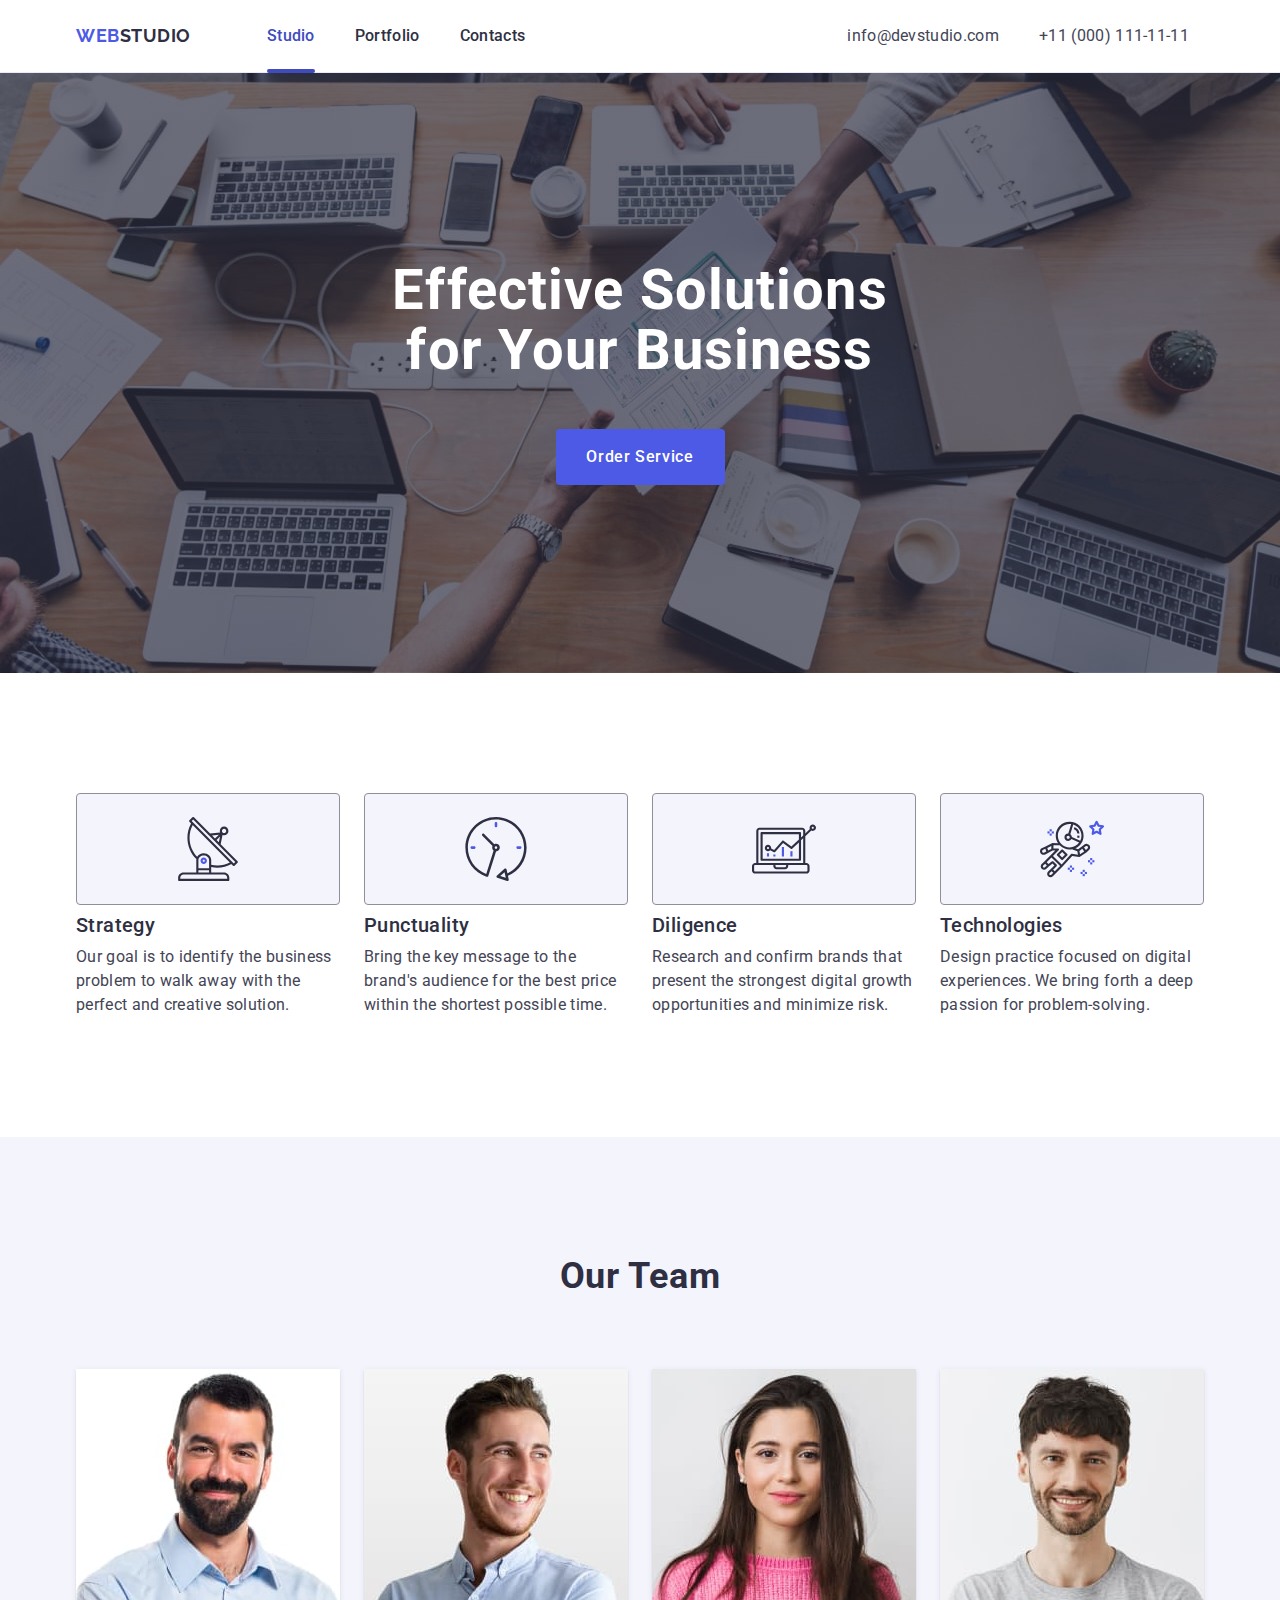
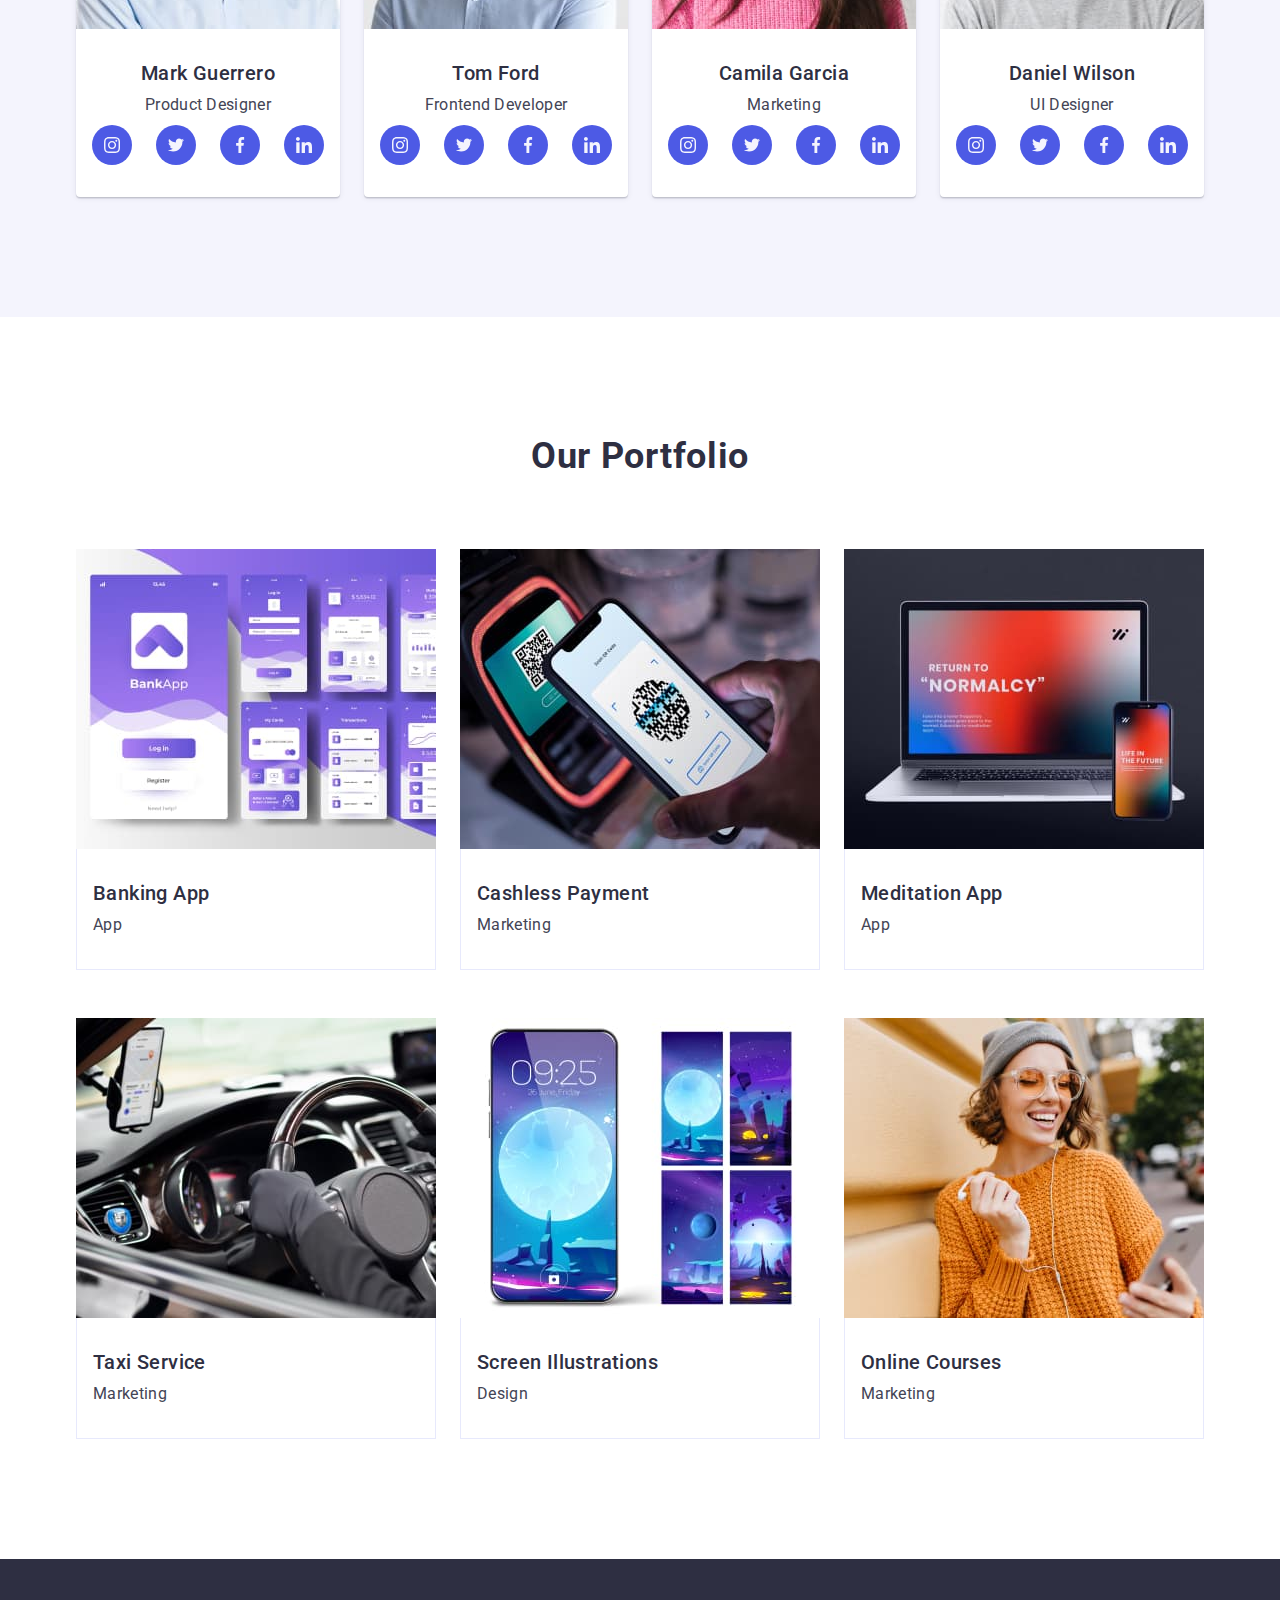
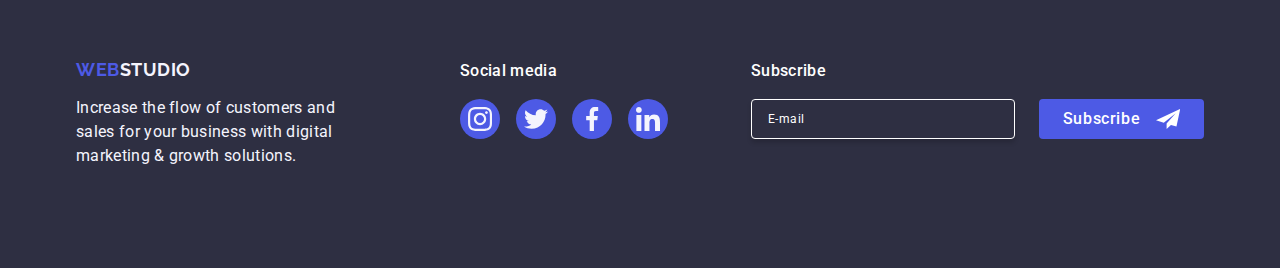
<file: index.html>
<!DOCTYPE html>
<html lang="en">
  <head>
    <meta charset="UTF-8" />
    <meta name="viewport" content="width=device-width, initial-scale=1.0" />
    <title>Document</title>
    <link rel="preconnect" href="https://fonts.googleapis.com" />
    <link rel="preconnect" href="https://fonts.gstatic.com" crossorigin />
    <link
      href="https://fonts.googleapis.com/css2?family=Raleway:wght@700&family=Roboto:wght@400;500;700&display=swap"
      rel="stylesheet"
    />
    <link
      rel="stylesheet"
      href="https://cdn.jsdelivr.net/npm/modern-normalize@2.0.0/modern-normalize.min.css"
    />
    <link rel="stylesheet" href="./css/styles.css" />
  </head>
  <body>
    <svg
      aria-hidden="true"
      style="position: absolute; width: 0; height: 0; overflow: hidden"
      version="1.1"
      xmlns="http://www.w3.org/2000/svg"
      xmlns:xlink="http://www.w3.org/1999/xlink"
    >
      <defs>
        <symbol id="icon-check-mark" viewBox="0 0 40 32">
          <path
            fill="#f4f4fd"
            style="fill: var(--color1, #f4f4fd)"
            d="M33.782 1.020c0.691-0.662 1.611-1.027 2.565-1.020s1.869 0.387 2.55 1.059c0.681 0.672 1.076 1.584 1.101 2.543s-0.321 1.891-0.966 2.598l-19.578 24.617c-0.337 0.365-0.743 0.657-1.195 0.86s-0.939 0.312-1.434 0.322c-0.495 0.009-0.986-0.082-1.445-0.268s-0.876-0.463-1.226-0.815l-12.984-13.054c-0.362-0.339-0.652-0.747-0.853-1.201s-0.309-0.944-0.318-1.441 0.082-0.99 0.267-1.451c0.185-0.461 0.461-0.879 0.81-1.231s0.766-0.628 1.224-0.814 0.949-0.277 1.443-0.269c0.494 0.009 0.981 0.118 1.433 0.32s0.858 0.494 1.195 0.857l10.275 10.325 17.042-21.83c0.031-0.038 0.063-0.074 0.098-0.109h-0.005z"
          ></path>
        </symbol>
        <symbol id="icon-person" viewBox="0 0 32 32">
          <path
            d="M16 16c4.42 0 8-3.58 8-8s-3.58-8-8-8c-4.42 0-8 3.58-8 8s3.58 8 8 8zM16 20c-5.34 0-16 2.68-16 8v2c0 1.1 0.9 2 2 2h28c1.1 0 2-0.9 2-2v-2c0-5.32-10.66-8-16-8z"
          ></path>
        </symbol>
        <symbol id="icon-phone" viewBox="0 0 32 32">
          <path
            d="M28.865 21.822l-4.525-0.517c-1.087-0.125-2.155 0.249-2.921 1.015l-3.278 3.278c-5.041-2.565-9.174-6.68-11.739-11.739l3.296-3.296c0.766-0.766 1.14-1.835 1.015-2.921l-0.517-4.489c-0.214-1.799-1.728-3.153-3.545-3.153h-3.082c-2.013 0-3.687 1.675-3.563 3.687 0.944 15.213 13.111 27.362 28.306 28.306 2.013 0.125 3.687-1.55 3.687-3.563v-3.082c0.018-1.799-1.336-3.313-3.135-3.527z"
          ></path>
        </symbol>
        <symbol id="icon-email" viewBox="0 0 43 32">
          <path
            d="M37.333 0h-32c-2.2 0-3.98 1.8-3.98 4l-0.020 24c0 2.2 1.8 4 4 4h32c2.2 0 4-1.8 4-4v-24c0-2.2-1.8-4-4-4zM36.533 8.5l-14.14 8.84c-0.64 0.4-1.48 0.4-2.12 0l-14.14-8.84c-0.5-0.32-0.8-0.86-0.8-1.44 0-1.34 1.46-2.14 2.6-1.44l13.4 8.38 13.4-8.38c1.14-0.7 2.6 0.1 2.6 1.44 0 0.58-0.3 1.12-0.8 1.44z"
          ></path>
        </symbol>
        <symbol id="icon-close" viewBox="0 0 32 32">
          <path
            d="M32 3.223l-3.223-3.223-12.777 12.777-12.777-12.777-3.223 3.223 12.777 12.777-12.777 12.777 3.223 3.223 12.777-12.777 12.777 12.777 3.223-3.223-12.777-12.777 12.777-12.777z"
          ></path>
        </symbol>
        <symbol id="icon-send" viewBox="0 0 38 32">
          <path
            fill="#fff"
            style="fill: var(--color2, #fff)"
            d="M38.4 0l-38.4 18 12.272 3.788 18.928-14.788-14.397 16.186 0.012 0.004-0.014-0.004v8.814l6.882-6.691 8.718 2.691 6-28z"
          ></path>
        </symbol>
        <symbol id="icon-Facebook" viewBox="0 0 32 32">
          <path
            fill="#f4f4fd"
            style="fill: var(--color3, #f4f4fd)"
            d="M21.329 5.313h2.921v-5.088c-0.504-0.069-2.237-0.225-4.256-0.225-4.212 0-7.097 2.649-7.097 7.519v4.481h-4.648v5.688h4.648v14.312h5.699v-14.311h4.46l0.708-5.688h-5.169v-3.919c0.001-1.644 0.444-2.769 2.735-2.769z"
          ></path>
        </symbol>
        <symbol id="icon-Instagram" viewBox="0 0 32 32">
          <path
            fill="#f4f4fd"
            style="fill: var(--color3, #f4f4fd)"
            d="M31.969 9.408c-0.075-1.7-0.35-2.869-0.744-3.882-0.406-1.075-1.031-2.038-1.85-2.838-0.8-0.813-1.769-1.444-2.832-1.844-1.019-0.394-2.182-0.669-3.882-0.744-1.713-0.081-2.257-0.1-6.601-0.1s-4.888 0.019-6.595 0.094c-1.7 0.075-2.869 0.35-3.882 0.744-1.075 0.406-2.038 1.031-2.838 1.85-0.813 0.8-1.444 1.769-1.844 2.832-0.394 1.019-0.669 2.182-0.744 3.882-0.081 1.713-0.1 2.257-0.1 6.601s0.019 4.888 0.094 6.595c0.075 1.7 0.35 2.869 0.744 3.882 0.406 1.075 1.038 2.038 1.85 2.838 0.8 0.813 1.769 1.444 2.832 1.844 1.019 0.394 2.182 0.669 3.882 0.744 1.706 0.075 2.25 0.094 6.595 0.094s4.888-0.019 6.595-0.094c1.7-0.075 2.869-0.35 3.882-0.744 2.151-0.831 3.851-2.532 4.682-4.682 0.394-1.019 0.669-2.182 0.744-3.882 0.075-1.707 0.094-2.25 0.094-6.595s-0.006-4.888-0.081-6.595zM29.087 22.473c-0.069 1.563-0.331 2.407-0.55 2.969-0.538 1.394-1.644 2.5-3.038 3.038-0.563 0.219-1.413 0.481-2.969 0.55-1.688 0.075-2.194 0.094-6.464 0.094s-4.782-0.019-6.464-0.094c-1.563-0.069-2.407-0.331-2.969-0.55-0.694-0.256-1.325-0.663-1.838-1.194-0.531-0.519-0.938-1.144-1.194-1.838-0.219-0.563-0.481-1.413-0.55-2.969-0.075-1.688-0.094-2.194-0.094-6.464s0.019-4.782 0.094-6.464c0.069-1.563 0.331-2.407 0.55-2.969 0.256-0.694 0.663-1.325 1.2-1.838 0.519-0.531 1.144-0.938 1.838-1.194 0.563-0.219 1.413-0.481 2.969-0.55 1.688-0.075 2.194-0.094 6.464-0.094 4.276 0 4.782 0.019 6.464 0.094 1.563 0.069 2.407 0.331 2.969 0.55 0.694 0.256 1.325 0.662 1.838 1.194 0.531 0.519 0.938 1.144 1.194 1.838 0.219 0.563 0.481 1.413 0.55 2.969 0.075 1.688 0.094 2.194 0.094 6.464s-0.019 4.77-0.094 6.458z"
          ></path>
          <path
            fill="#f4f4fd"
            style="fill: var(--color3, #f4f4fd)"
            d="M16.059 7.783c-4.538 0-8.22 3.682-8.22 8.22s3.682 8.22 8.22 8.22c4.538 0 8.22-3.682 8.22-8.22s-3.682-8.22-8.22-8.22zM16.059 21.335c-2.944 0-5.332-2.388-5.332-5.332s2.388-5.332 5.332-5.332c2.944 0 5.332 2.388 5.332 5.332s-2.388 5.332-5.332 5.332z"
          ></path>
          <path
            fill="#f4f4fd"
            style="fill: var(--color3, #f4f4fd)"
            d="M26.524 7.458c0 1.060-0.859 1.919-1.919 1.919s-1.919-0.859-1.919-1.919c0-1.060 0.859-1.919 1.919-1.919s1.919 0.859 1.919 1.919z"
          ></path>
        </symbol>
        <symbol id="icon-Linkedin" viewBox="0 0 32 32">
          <path
            fill="#f4f4fd"
            style="fill: var(--color3, #f4f4fd)"
            d="M31.992 32v-0.001h0.008v-11.736c0-5.741-1.236-10.164-7.948-10.164-3.227 0-5.392 1.771-6.276 3.449h-0.093v-2.913h-6.364v21.364h6.627v-10.579c0-2.785 0.528-5.479 3.977-5.479 3.399 0 3.449 3.179 3.449 5.657v10.401h6.62z"
          ></path>
          <path
            fill="#f4f4fd"
            style="fill: var(--color3, #f4f4fd)"
            d="M0.528 10.636h6.635v21.364h-6.635v-21.364z"
          ></path>
          <path
            fill="#f4f4fd"
            style="fill: var(--color3, #f4f4fd)"
            d="M3.843-0c-2.121 0-3.843 1.721-3.843 3.843s1.721 3.879 3.843 3.879c2.121 0 3.843-1.757 3.843-3.879-0.001-2.121-1.723-3.843-3.843-3.843v0z"
          ></path>
        </symbol>
        <symbol id="icon-Twitter" viewBox="0 0 32 32">
          <path
            fill="#f4f4fd"
            style="fill: var(--color3, #f4f4fd)"
            d="M32 6.078c-1.19 0.522-2.458 0.868-3.78 1.036 1.36-0.812 2.398-2.088 2.886-3.626-1.268 0.756-2.668 1.29-4.16 1.588-1.204-1.282-2.92-2.076-4.792-2.076-3.632 0-6.556 2.948-6.556 6.562 0 0.52 0.044 1.020 0.152 1.496-5.454-0.266-10.28-2.88-13.522-6.862-0.566 0.982-0.898 2.106-0.898 3.316 0 2.272 1.17 4.286 2.914 5.452-1.054-0.020-2.088-0.326-2.964-0.808 0 0.020 0 0.046 0 0.072 0 3.188 2.274 5.836 5.256 6.446-0.534 0.146-1.116 0.216-1.72 0.216-0.42 0-0.844-0.024-1.242-0.112 0.85 2.598 3.262 4.508 6.13 4.57-2.232 1.746-5.066 2.798-8.134 2.798-0.538 0-1.054-0.024-1.57-0.090 2.906 1.874 6.35 2.944 10.064 2.944 12.072 0 18.672-10 18.672-18.668 0-0.29-0.010-0.57-0.024-0.848 1.302-0.924 2.396-2.078 3.288-3.406z"
          ></path>
        </symbol>
        <symbol id="icon-antenna" viewBox="0 0 30 32">
          <path
            fill="#2e2f42"
            style="fill: var(--color4, #2e2f42)"
            d="M29.773 22.098l-8.443-8.505 0.937-4.615c0.242 0.094 0.499 0.144 0.758 0.146h0.006c0.008 0 0.017 0 0.026 0 1.192 0 2.159-0.967 2.159-2.159s-0.967-2.159-2.159-2.159c-1.192 0-2.159 0.967-2.159 2.159 0 0.26 0.046 0.508 0.13 0.739l-0.005-0.015-4.96 0.605-8.091-8.133c-0.096-0.098-0.229-0.159-0.377-0.16h-0c-0.146 0.001-0.277 0.060-0.373 0.155l0-0-1.513 1.504c-0.096 0.097-0.156 0.23-0.156 0.377s0.060 0.28 0.156 0.377v0l0.814 0.826c-1.143 2.062-1.816 4.522-1.816 7.139 0 4.105 1.656 7.824 4.336 10.525l-0.001-0.001c0.041 0.040 0.090 0.073 0.143 0.097l0.003 0.001c-0.034 0.18-0.051 0.364-0.052 0.547v6.187h-6.4c-1.472 0.002-2.665 1.195-2.667 2.667v1.067c0 0.295 0.239 0.533 0.533 0.533h24.533c0.294 0 0.533-0.239 0.533-0.533v0-1.067c-0.002-1.472-1.195-2.665-2.667-2.667h-6.4v-2.742c0.915 0.2 1.968 0.317 3.047 0.32h0.002c2.58-0.003 5.005-0.663 7.117-1.822l-0.077 0.039 0.818 0.823c0.096 0.098 0.229 0.159 0.377 0.16h0c0.146-0.001 0.277-0.060 0.373-0.155l-0 0 1.513-1.504c0.096-0.097 0.156-0.23 0.156-0.377s-0.060-0.28-0.156-0.377v0zM22.28 6.233c0.193-0.193 0.46-0.312 0.754-0.312 0.589 0 1.067 0.478 1.067 1.067s-0.478 1.067-1.067 1.067c-0 0-0.001 0-0.001 0h-0.003c-0.587-0.003-1.061-0.48-1.061-1.067 0-0.295 0.12-0.563 0.314-0.756l0-0h-0.002zM21.024 9.738l-0.598 2.946-1.175-1.182 1.774-1.763zM20.419 8.836l-1.92 1.909-1.485-1.493 3.405-0.415zM23.004 28.8c0.884 0 1.6 0.716 1.6 1.6v0 0.533h-23.467v-0.533c0-0.884 0.716-1.6 1.6-1.6v0h20.267zM15.537 26.667v1.067h-5.333v-1.067h5.333zM10.204 25.6v-4.053c0-1.294 1.196-2.347 2.667-2.347s2.667 1.053 2.667 2.347v4.053h-5.333zM16.604 23.904v-2.357c0-1.882-1.675-3.413-3.733-3.413-0.017-0-0.038-0-0.058-0-1.353 0-2.54 0.707-3.213 1.771l-0.009 0.016c-2.36-2.482-3.811-5.846-3.811-9.55 0-2.314 0.567-4.496 1.569-6.414l-0.036 0.077 18.602 18.708c-1.823 0.947-3.979 1.502-6.266 1.502-1.079 0-2.129-0.124-3.136-0.358l0.093 0.018zM27.893 23.22l-21.057-21.181 0.755-0.752 7.935 7.98c0.004 0 0.006 0.007 0.010 0.010l13.115 13.191-0.757 0.752z"
          ></path>
          <path
            fill="#4d5ae5"
            style="fill: var(--color1, #4d5ae5)"
            d="M12.876 20.267h-0.005c-0.001 0-0.001 0-0.002 0-0.884 0-1.6 0.716-1.6 1.6s0.715 1.599 1.598 1.6h0.005c0.001 0 0.001 0 0.002 0 0.884 0 1.6-0.716 1.6-1.6s-0.715-1.599-1.598-1.6h-0zM13.249 22.245c-0.094 0.084-0.218 0.135-0.355 0.135-0.295 0-0.534-0.239-0.534-0.534 0-0.137 0.052-0.263 0.137-0.357l-0 0c0.096-0.095 0.227-0.154 0.373-0.155h0c0.293 0.002 0.53 0.241 0.53 0.534 0 0.147-0.060 0.28-0.156 0.377v0h0.005z"
          ></path>
        </symbol>
        <symbol id="icon-clock" viewBox="0 0 32 32">
          <path
            fill="#2e2f42"
            style="fill: var(--color4, #2e2f42)"
            d="M31.297 15.301c-0.002-8.452-6.855-15.303-15.308-15.301s-15.303 6.855-15.301 15.308c0.001 6.788 4.422 12.543 10.541 14.545l0.108 0.031c0.057 0.018 0.123 0.028 0.191 0.028 0.125 0 0.242-0.035 0.341-0.095l-0.003 0.002c0.134-0.080 0.234-0.204 0.282-0.352l0.001-0.005 3.865-12.25c1.051-0.006 1.901-0.86 1.901-1.912 0-1.056-0.856-1.912-1.912-1.912-0.301 0-0.587 0.070-0.84 0.194l0.011-0.005-5.106-5.107c-0.115-0.115-0.275-0.187-0.451-0.187-0.352 0-0.638 0.286-0.638 0.638 0 0.176 0.071 0.336 0.187 0.451v0l5.103 5.109c-0.121 0.241-0.191 0.525-0.191 0.826 0 0.601 0.283 1.137 0.723 1.48l0.004 0.003-3.683 11.673c-7.278-2.681-11.004-10.754-8.323-18.032s10.754-11.004 18.032-8.323c7.278 2.681 11.004 10.754 8.323 18.032-1.345 3.581-4.003 6.406-7.374 7.937l-0.088 0.036-0.398-1.874c-0.062-0.291-0.318-0.507-0.624-0.507-0.164 0-0.313 0.062-0.426 0.163l0.001-0-3.837 3.426c-0.132 0.117-0.214 0.287-0.214 0.477 0 0.283 0.185 0.523 0.441 0.606l0.005 0.001 4.899 1.564c0.058 0.019 0.125 0.030 0.195 0.030 0.352 0 0.638-0.286 0.638-0.638 0-0.047-0.005-0.093-0.015-0.137l0.001 0.004-0.391-1.839c5.528-2.374 9.329-7.772 9.329-14.057 0-0.011 0-0.023-0-0.034v0.002zM15.992 14.664c0.353 0 0.639 0.286 0.639 0.639s-0.286 0.639-0.639 0.639v0c-0.353 0-0.639-0.286-0.639-0.639s0.286-0.639 0.639-0.639v0zM18.093 29.528l2.184-1.948 0.603 2.84-2.787-0.892z"
          ></path>
          <path
            fill="#4d5ae5"
            style="fill: var(--color1, #4d5ae5)"
            d="M15.354 3.185v1.275c0 0.352 0.286 0.638 0.638 0.638s0.638-0.286 0.638-0.638v-1.275c0-0.352-0.286-0.638-0.638-0.638s-0.638 0.286-0.638 0.638v0zM3.876 14.664c-0.352 0-0.638 0.286-0.638 0.638s0.286 0.638 0.638 0.638h1.275c0.352 0 0.638-0.286 0.638-0.638s-0.286-0.638-0.638-0.638h-1.275zM28.108 15.939c0.352 0 0.638-0.286 0.638-0.638s-0.286-0.638-0.638-0.638h-1.275c-0.352 0-0.638 0.286-0.638 0.638s0.286 0.638 0.638 0.638h1.275z"
          ></path>
        </symbol>
        <symbol id="icon-diagram" viewBox="0 0 32 32">
          <path
            fill="#4d5ae5"
            style="fill: var(--color1, #4d5ae5)"
            d="M14.925 14.965h1.066v4.798h-1.066v-4.797zM19.19 17.097h1.066v2.665h-1.066v-2.665zM10.661 18.696h1.066v1.066h-1.066v-1.066zM7.463 18.163h1.066v1.599h-1.066v-1.599z"
          ></path>
          <path
            fill="#2e2f42"
            style="fill: var(--color4, #2e2f42)"
            d="M1.599 28.291h25.587c0.883-0.001 1.598-0.716 1.599-1.599v-2.132c-0.001-0.883-0.716-1.598-1.599-1.599h-0.533v-13.293l3.028-2.868c0.208 0.105 0.452 0.166 0.712 0.166 0.888 0 1.608-0.72 1.608-1.608s-0.72-1.608-1.608-1.608c-0.888 0-1.608 0.72-1.608 1.608 0 0.246 0.055 0.48 0.155 0.689l-0.004-0.010-2.281 2.163v-1.23c-0.001-0.883-0.716-1.598-1.599-1.599h-21.322c-0.883 0.001-1.598 0.716-1.599 1.599v15.992h-0.533c-0.883 0.001-1.598 0.716-1.599 1.599v2.132c0.001 0.883 0.716 1.598 1.599 1.599h0zM30.384 4.837c0.295 0 0.534 0.239 0.534 0.534s-0.239 0.534-0.534 0.534v0c-0.295 0-0.534-0.239-0.534-0.534s0.239-0.534 0.534-0.534v0zM3.198 6.969c0-0.294 0.239-0.533 0.533-0.533h21.322c0.294 0 0.533 0.239 0.533 0.533v2.239l-1.066 1.013v-2.186c0-0.294-0.239-0.533-0.533-0.533v0h-19.19c-0.294 0-0.533 0.239-0.533 0.533v0 13.326c0 0.294 0.239 0.533 0.533 0.533h19.19c0.294 0 0.533-0.239 0.533-0.533v0-9.674l1.066-1.010v12.284h-22.388v-15.992zM7.996 13.899c-0 0-0.001 0-0.002 0-0.883 0-1.598 0.715-1.598 1.598s0.715 1.598 1.598 1.598c0.431 0 0.822-0.17 1.109-0.447l-0.001 0 1.853 0.93c0.069 0.035 0.151 0.056 0.238 0.056 0.158 0 0.3-0.069 0.398-0.179l0-0.001 3.939-4.431 3.872 2.901c0.088 0.067 0.199 0.107 0.32 0.107 0.142 0 0.271-0.055 0.366-0.146l-0 0 3.365-3.188v8.131h-18.124v-12.26h18.124v2.66l-3.771 3.572-3.904-2.927c-0.088-0.067-0.199-0.107-0.32-0.107-0.158 0-0.3 0.069-0.398 0.178l-0 0.001-3.993 4.493-1.493-0.746c0.011-0.064 0.018-0.129 0.020-0.193-0.001-0.883-0.716-1.598-1.599-1.599h-0zM8.529 15.498c0 0.295-0.239 0.533-0.534 0.533s-0.534-0.239-0.534-0.534v0c0-0.295 0.239-0.534 0.534-0.534s0.534 0.239 0.534 0.534v0zM11.727 24.027h5.331v0.533c0 0.294-0.239 0.533-0.533 0.533v0h-4.264c-0.294 0-0.533-0.239-0.533-0.533v0-0.533zM1.066 24.56c0-0.294 0.239-0.533 0.533-0.533h9.062v0.533c0.001 0.883 0.716 1.598 1.599 1.599h4.264c0.883-0.001 1.598-0.716 1.599-1.599v-0.533h9.062c0.294 0 0.533 0.239 0.533 0.533v2.132c0 0.294-0.239 0.533-0.533 0.533v0h-25.587c-0.294 0-0.533-0.239-0.533-0.533v0-2.132z"
          ></path>
        </symbol>
        <symbol id="icon-astronaut" viewBox="0 0 32 32">
          <path
            fill="#4d5ae5"
            style="fill: var(--color1, #4d5ae5)"
            d="M31.974 4.524c-0.063-0.193-0.229-0.333-0.43-0.363l-1.91-0.278-0.855-1.731c-0.179-0.365-0.777-0.365-0.956 0l-0.855 1.731-1.91 0.278c-0.201 0.029-0.367 0.17-0.431 0.363-0.062 0.193-0.011 0.405 0.135 0.547l1.383 1.348-0.326 1.903c-0.034 0.2 0.048 0.402 0.212 0.522 0.166 0.121 0.382 0.135 0.562 0.040l1.709-0.899 1.709 0.899c0.078 0.041 0.164 0.061 0.249 0.061 0.11 0 0.221-0.034 0.314-0.102 0.164-0.119 0.246-0.322 0.212-0.522l-0.326-1.903 1.383-1.348c0.145-0.142 0.197-0.354 0.135-0.547zM29.511 5.851c-0.125 0.122-0.183 0.299-0.153 0.472l0.191 1.114-1-0.526c-0.078-0.041-0.163-0.061-0.249-0.061s-0.17 0.020-0.249 0.061l-1.001 0.526 0.191-1.114c0.030-0.173-0.028-0.349-0.153-0.472l-0.81-0.789 1.119-0.163c0.174-0.025 0.324-0.134 0.402-0.292l0.5-1.013 0.5 1.013c0.078 0.157 0.228 0.267 0.402 0.292l1.119 0.163-0.809 0.789z"
          ></path>
          <path
            fill="#4d5ae5"
            style="fill: var(--color1, #4d5ae5)"
            d="M26.133 20.522h-1.067v1.067h1.067v-1.067z"
          ></path>
          <path
            fill="#4d5ae5"
            style="fill: var(--color1, #4d5ae5)"
            d="M26.133 22.656h-1.067v1.067h1.067v-1.067z"
          ></path>
          <path
            fill="#4d5ae5"
            style="fill: var(--color1, #4d5ae5)"
            d="M27.2 21.589h-1.067v1.067h1.067v-1.067z"
          ></path>
          <path
            fill="#4d5ae5"
            style="fill: var(--color1, #4d5ae5)"
            d="M25.067 21.589h-1.067v1.067h1.067v-1.067z"
          ></path>
          <path
            fill="#4d5ae5"
            style="fill: var(--color1, #4d5ae5)"
            d="M22.4 26.389h-1.067v1.067h1.067v-1.067z"
          ></path>
          <path
            fill="#4d5ae5"
            style="fill: var(--color1, #4d5ae5)"
            d="M22.4 28.522h-1.067v1.067h1.067v-1.067z"
          ></path>
          <path
            fill="#4d5ae5"
            style="fill: var(--color1, #4d5ae5)"
            d="M23.467 27.456h-1.067v1.067h1.067v-1.067z"
          ></path>
          <path
            fill="#4d5ae5"
            style="fill: var(--color1, #4d5ae5)"
            d="M21.333 27.456h-1.067v1.067h1.067v-1.067z"
          ></path>
          <path
            fill="#4d5ae5"
            style="fill: var(--color1, #4d5ae5)"
            d="M16 24.256h-1.067v1.067h1.067v-1.067z"
          ></path>
          <path
            fill="#4d5ae5"
            style="fill: var(--color1, #4d5ae5)"
            d="M16 26.389h-1.067v1.067h1.067v-1.067z"
          ></path>
          <path
            fill="#4d5ae5"
            style="fill: var(--color1, #4d5ae5)"
            d="M17.067 25.322h-1.067v1.067h1.067v-1.067z"
          ></path>
          <path
            fill="#4d5ae5"
            style="fill: var(--color1, #4d5ae5)"
            d="M14.933 25.322h-1.067v1.067h1.067v-1.067z"
          ></path>
          <path
            fill="#4d5ae5"
            style="fill: var(--color1, #4d5ae5)"
            d="M5.867 6.122h-1.067v1.067h1.067v-1.067z"
          ></path>
          <path
            fill="#4d5ae5"
            style="fill: var(--color1, #4d5ae5)"
            d="M5.867 8.255h-1.067v1.067h1.067v-1.067z"
          ></path>
          <path
            fill="#4d5ae5"
            style="fill: var(--color1, #4d5ae5)"
            d="M6.933 7.189h-1.067v1.067h1.067v-1.067z"
          ></path>
          <path
            fill="#4d5ae5"
            style="fill: var(--color1, #4d5ae5)"
            d="M4.8 7.189h-1.067v1.067h1.067v-1.067z"
          ></path>
          <path
            fill="#2e2f42"
            style="fill: var(--color4, #2e2f42)"
            d="M24.715 14.159c-0.287-0.388-0.709-0.637-1.188-0.705-0.481-0.068-0.956 0.058-1.34 0.352l-1.252 0.96-1.898 1.417-1.358-0.541c2.421-1.086 4.114-3.508 4.114-6.32 0-3.823-3.123-6.933-6.961-6.933s-6.961 3.11-6.961 6.933c0 1.386 0.414 2.674 1.12 3.758l-2.764-0.024c-0.002 0-0.003 0-0.005 0-0.009 0-0.015 0.004-0.023 0.005-0.053 0.002-0.105 0.013-0.155 0.031-0.013 0.005-0.026 0.008-0.038 0.013-0.006 0.003-0.013 0.003-0.019 0.006l-3.233 1.596c-0.001 0-0.001 0-0.001 0.001l-1.893 0.911c-0.021 0.009-0.042 0.021-0.063 0.035-0.755 0.502-1.012 1.489-0.598 2.295 0.22 0.429 0.595 0.745 1.056 0.889 0.178 0.055 0.359 0.083 0.539 0.083 0.29 0 0.577-0.071 0.839-0.211l1.388-0.738 2.264-1.169 1.357-0.008-5.442 5.416c-0.001 0.001-0.001 0.001-0.002 0.001l-1.339 1.333c-0.316 0.315-0.49 0.732-0.49 1.178s0.174 0.863 0.49 1.179c0.325 0.323 0.752 0.485 1.179 0.485s0.854-0.162 1.18-0.485l1.314-1.309 1.741-1.3 0.901 0.897-1.762 1.754c-0 0.001-0.001 0.001-0.002 0.001l-1.339 1.333c-0.316 0.315-0.49 0.732-0.49 1.178s0.174 0.863 0.49 1.179c0.325 0.323 0.753 0.485 1.18 0.485s0.855-0.162 1.18-0.485l3.482-3.467c0.001-0.001 0.001-0.001 0.001-0.002l1.010-1-0.004-0.004c0.006-0.006 0.015-0.009 0.022-0.015l5.166-5.658 3.471 0.494c0.025 0.004 0.050 0.005 0.075 0.005 0.065 0 0.127-0.015 0.187-0.038 0.018-0.006 0.033-0.015 0.050-0.023 0.019-0.010 0.039-0.015 0.058-0.027l3.213-2.133c0.012-0.008 0.018-0.021 0.029-0.029 0.013-0.010 0.029-0.014 0.041-0.026l1.271-1.191c0.662-0.62 0.753-1.635 0.212-2.362zM2.13 17.77c-0.173 0.093-0.37 0.111-0.558 0.052-0.187-0.058-0.338-0.186-0.427-0.358-0.161-0.314-0.068-0.695 0.214-0.902l1.314-0.632 0.449 1.313-0.992 0.527zM5.628 15.942l-1.548 0.8-0.439-1.283 2.027-1.001-0.040 1.484zM20.727 9.322c0 0.918-0.219 1.785-0.599 2.559l-4.181-1.899c-0.044-0.573-0.341-1.075-0.788-1.388l1.464-4.86c2.378 0.756 4.105 2.974 4.105 5.588zM8.938 9.322c0-3.235 2.644-5.867 5.894-5.867 0.253 0 0.5 0.021 0.745 0.052l-1.432 4.754c-0.019-0.001-0.037-0.006-0.057-0.006-1.033 0-1.873 0.837-1.873 1.867s0.84 1.867 1.873 1.867c0.694 0 1.294-0.383 1.618-0.945l3.862 1.755c-1.075 1.446-2.795 2.39-4.737 2.39-3.25 0-5.894-2.632-5.894-5.867zM14.894 10.122c0 0.441-0.362 0.8-0.806 0.8s-0.806-0.359-0.806-0.8c0-0.441 0.362-0.8 0.806-0.8s0.806 0.359 0.806 0.8zM2.465 25.146c-0.236 0.234-0.619 0.234-0.854 0.001-0.114-0.114-0.176-0.263-0.176-0.423s0.062-0.309 0.176-0.421l0.962-0.958 0.851 0.848-0.959 0.955zM5.679 28.88c-0.236 0.234-0.619 0.235-0.855 0.001-0.114-0.114-0.176-0.263-0.176-0.423s0.062-0.309 0.176-0.421l0.963-0.959 0.852 0.848-0.96 0.955zM9.16 25.411c-0.001 0-0.001 0-0.002 0.001l-1.765 1.76-0.852-0.848 1.763-1.755c0 0 0 0 0-0s0.001-0.001 0.002-0.001c0.040-0.040 0.065-0.088 0.090-0.135 0.007-0.014 0.020-0.026 0.026-0.040 0.017-0.041 0.019-0.085 0.026-0.129 0.003-0.025 0.014-0.047 0.014-0.073 0-0.036-0.013-0.070-0.020-0.106-0.006-0.032-0.006-0.065-0.019-0.095-0.020-0.050-0.055-0.094-0.091-0.138-0.010-0.012-0.014-0.027-0.025-0.038 0 0 0 0-0.001 0s-0.001-0.002-0.001-0.002l-1.607-1.6c-0.017-0.017-0.039-0.024-0.058-0.038-0.028-0.022-0.055-0.042-0.087-0.058-0.030-0.015-0.061-0.024-0.093-0.033-0.034-0.010-0.067-0.017-0.103-0.020-0.033-0.002-0.063 0.001-0.095 0.005-0.036 0.004-0.069 0.009-0.104 0.020-0.034 0.011-0.063 0.027-0.094 0.045-0.020 0.011-0.042 0.015-0.061 0.029l-1.773 1.324-0.901-0.897 2.399-2.386 4.361 4.289-0.928 0.919zM15.979 18.394c-0.015-0.002-0.030 0.004-0.045 0.003-0.039-0.002-0.076 0.001-0.115 0.007-0.030 0.005-0.059 0.011-0.088 0.021-0.034 0.012-0.065 0.028-0.097 0.047-0.030 0.018-0.057 0.037-0.083 0.061-0.013 0.011-0.028 0.017-0.040 0.029l-4.698 5.146-4.328-4.257 2.833-2.818c0.209-0.208 0.21-0.546 0.002-0.755-0.105-0.105-0.243-0.157-0.381-0.156v-0.001l-2.219 0.013 0.028-1.607 3.104 0.027c1.265 1.294 3.029 2.101 4.981 2.101 0.437 0 0.864-0.045 1.279-0.123 0.040 0.032 0.079 0.065 0.13 0.085l2.41 0.96 0.152 0.758 0.178 0.885-3.003-0.427zM20.020 18.572l-0.313-1.558 1.446-1.080 0.947 1.257-2.080 1.381zM23.774 15.741l-0.838 0.785-0.931-1.236 0.831-0.637c0.155-0.119 0.351-0.168 0.543-0.143 0.193 0.027 0.364 0.128 0.48 0.284 0.217 0.292 0.18 0.699-0.085 0.947z"
          ></path>
          <path
            fill="#2e2f42"
            style="fill: var(--color4, #2e2f42)"
            d="M13.602 18.544l-2.143-2.133c-0.207-0.207-0.545-0.207-0.753 0l-2.142 2.133c-0.1 0.101-0.157 0.236-0.157 0.378s0.056 0.278 0.157 0.378l2.142 2.133c0.104 0.103 0.241 0.155 0.377 0.155s0.273-0.052 0.376-0.155l2.143-2.133c0.1-0.1 0.157-0.236 0.157-0.378s-0.057-0.278-0.157-0.378zM11.083 20.303l-1.387-1.381 1.387-1.381 1.387 1.381-1.387 1.381z"
          ></path>
          <path
            fill="#2e2f42"
            style="fill: var(--color4, #2e2f42)"
            d="M17.164 5.071l-0.258 1.036c0.071 0.018 1.738 0.452 1.738 2.149h1.067c-0-2.017-1.666-2.965-2.547-3.185z"
          ></path>
          <path
            fill="#2e2f42"
            style="fill: var(--color4, #2e2f42)"
            d="M19.711 9.322h-1.067v1.067h1.067v-1.067z"
          ></path>
        </symbol>
      </defs>
    </svg>

    <header class="header">
      <div class="container container-header">
        <nav class="nav">
          <a class="logo-link" href="./index.html"
            >Web<span class="logo">Studio</span></a
          >
          <ul class="menu">
            <li><a class="navi-current" href="./index.html">Studio</a></li>
            <li><a class="navi-cards" href="">Portfolio</a></li>
            <li><a class="navi-cards" href="">Contacts</a></li>
          </ul>
        </nav>
        <address class="address">
          <ul class="contact">
            <li>
              <a class="contacts" href="mailto:info@devstudio.com"
                >info@devstudio.com</a
              >
            </li>
            <li>
              <a class="contacts" href="tel:+110001111111"
                >+11 (000) 111-11-11</a
              >
            </li>
          </ul>
        </address>
      </div>
    </header>
    <main>
      <!-- Main Page -->
      <section class="section-button">
        <div class="container main">
          <h1 class="main-header">Effective Solutions for Your Business</h1>

          <button class="button-main" type="button">Order Service</button>
        </div>
      </section>
      <!-- About Us -->
      <section class="section-aboutus">
        <div class="container">
          <h2 class="visually-hidden">About us</h2>
          <ul class="ul-aboutus">
            <li class="li-aboutus">
              <div class="icons-aboutus">
                <svg width="64" height="64">
                  <use href="./images/icons.svg#icon-antenna"></use>
                </svg>
              </div>
              <h3 class="aboutus-listheader">Strategy</h3>
              <p class="aboutus-paragraph">
                Our goal is to identify the business problem to walk away with
                the perfect and creative solution.
              </p>
            </li>
            <li class="li-aboutus">
              <div class="icons-aboutus">
                <svg width="64" height="64">
                  <use href="./images/icons.svg#icon-clock"></use>
                </svg>
              </div>
              <h3 class="aboutus-listheader">Punctuality</h3>
              <p class="aboutus-paragraph">
                Bring the key message to the brand's audience for the best price
                within the shortest possible time.
              </p>
            </li>
            <li class="li-aboutus">
              <div class="icons-aboutus">
                <svg width="64" height="64">
                  <use href="./images/icons.svg#icon-diagram"></use>
                </svg>
              </div>
              <h3 class="aboutus-listheader">Diligence</h3>
              <p class="aboutus-paragraph">
                Research and confirm brands that present the strongest digital
                growth opportunities and minimize risk.
              </p>
            </li>
            <li class="li-aboutus">
              <div class="icons-aboutus">
                <svg width="64" height="64">
                  <use href="./images/icons.svg#icon-astronaut"></use>
                </svg>
              </div>
              <h3 class="aboutus-listheader">Technologies</h3>
              <p class="aboutus-paragraph">
                Design practice focused on digital experiences. We bring forth a
                deep passion for problem-solving.
              </p>
            </li>
          </ul>
        </div>
      </section>
      <!-- Team -->
      <section class="section-ourteam">
        <div class="container">
          <h2 class="ourteam-header">Our Team</h2>
          <ul class="ourteam-ul">
            <li class="ourteam-list">
              <img
                src="./images/productdesigner.jpg"
                alt="A man in a blue shirt with short stubble"
                width="264"
                height="260"
              />
              <div class="container-team">
                <h3 class="ourteam-listheader">Mark Guerrero</h3>
                <p class="ourteam-paragraph">Product Designer</p>
                <ul class="socials">
                  <li class="social-links">
                    <a class="link" href="">
                      <svg class="icons" width="16" height="16">
                        <use href="./images/icons.svg#icon-Instagram"></use>
                      </svg>
                    </a>
                  </li>
                  <li class="social-links">
                    <a class="link" href="">
                      <svg class="icons" width="16" height="16">
                        <use href="./images/icons.svg#icon-Twitter"></use>
                      </svg>
                    </a>
                  </li>
                  <li class="social-links">
                    <a class="link" href="">
                      <svg class="icons" width="16" height="16">
                        <use href="./images/icons.svg#icon-Facebook"></use>
                      </svg>
                    </a>
                  </li>
                  <li class="social-links">
                    <a class="link" href="">
                      <svg class="icons" width="16" height="16">
                        <use href="./images/icons.svg#icon-Linkedin"></use>
                      </svg>
                    </a>
                  </li>
                </ul>
              </div>
            </li>
            <li class="ourteam-list">
              <img
                src="./images/frontenddeveloper.jpg"
                alt="Smiling man in a blue shirt"
                width="264"
                height="260"
              />
              <div class="container-team">
                <h3 class="ourteam-listheader">Tom Ford</h3>
                <p class="ourteam-paragraph">Frontend Developer</p>
                <ul class="socials">
                  <li class="social-links">
                    <a class="link" href="">
                      <svg class="icons" width="16" height="16">
                        <use href="./images/icons.svg#icon-Instagram"></use>
                      </svg>
                    </a>
                  </li>
                  <li class="social-links">
                    <a class="link" href="">
                      <svg class="icons" width="16" height="16">
                        <use href="./images/icons.svg#icon-Twitter"></use>
                      </svg>
                    </a>
                  </li>
                  <li class="social-links">
                    <a class="link" href="">
                      <svg class="icons" width="16" height="16">
                        <use href="./images/icons.svg#icon-Facebook"></use>
                      </svg>
                    </a>
                  </li>
                  <li class="social-links">
                    <a class="link" href="">
                      <svg class="icons" width="16" height="16">
                        <use href="./images/icons.svg#icon-Linkedin"></use>
                      </svg>
                    </a>
                  </li>
                </ul>
              </div>
            </li>
            <li class="ourteam-list">
              <img
                src="./images/marketing.jpg"
                alt="Dark-haired woman in a pink sweater"
                width="264"
                height="260"
              />
              <div class="container-team">
                <h3 class="ourteam-listheader">Camila Garcia</h3>
                <p class="ourteam-paragraph">Marketing</p>
                <ul class="socials">
                  <li class="social-links">
                    <a class="link" href="">
                      <svg class="icons" width="16" height="16">
                        <use href="./images/icons.svg#icon-Instagram"></use>
                      </svg>
                    </a>
                  </li>
                  <li class="social-links">
                    <a class="link" href="">
                      <svg class="icons" width="16" height="16">
                        <use href="./images/icons.svg#icon-Twitter"></use>
                      </svg>
                    </a>
                  </li>
                  <li class="social-links">
                    <a class="link" href="">
                      <svg class="icons" width="16" height="16">
                        <use href="./images/icons.svg#icon-Facebook"></use>
                      </svg>
                    </a>
                  </li>
                  <li class="social-links">
                    <a class="link" href="">
                      <svg class="icons" width="16" height="16">
                        <use href="./images/icons.svg#icon-Linkedin"></use>
                      </svg>
                    </a>
                  </li>
                </ul>
              </div>
            </li>
            <li class="ourteam-list">
              <img
                src="./images/uidesigner.jpg"
                alt="Smiling man in a gray shirt with short stubble"
                width="264"
                height="260"
              />
              <div class="container-team">
                <h3 class="ourteam-listheader">Daniel Wilson</h3>
                <p class="ourteam-paragraph">UI Designer</p>
                <ul class="socials">
                  <li class="social-links">
                    <a class="link" href="">
                      <svg class="icons" width="16" height="16">
                        <use href="./images/icons.svg#icon-Instagram"></use>
                      </svg>
                    </a>
                  </li>
                  <li class="social-links">
                    <a class="link" href="">
                      <svg class="icons" width="16" height="16">
                        <use href="./images/icons.svg#icon-Twitter"></use>
                      </svg>
                    </a>
                  </li>
                  <li class="social-links">
                    <a class="link" href="">
                      <svg class="icons" width="16" height="16">
                        <use href="./images/icons.svg#icon-Facebook"></use>
                      </svg>
                    </a>
                  </li>
                  <li class="social-links">
                    <a class="link" href="">
                      <svg class="icons" width="16" height="16">
                        <use href="./images/icons.svg#icon-Linkedin"></use>
                      </svg>
                    </a>
                  </li>
                </ul>
              </div>
            </li>
          </ul>
        </div>
      </section>
      <!--Portfolio-->
      <section class="section-portfolio">
        <div class="container">
          <h2 class="portfolio-header">Our Portfolio</h2>
          <ul class="portfolio-ul">
            <li class="portfolio-li overlay">
              <div class="overlay">
                <img
                  src="./images/bankingapp.jpg"
                  alt="purple banking app layout"
                  width="360"
                  height="300"
                />

                <p class="overlay-child">
                  14 Stylish and User-Friendly App Design Concepts · Task
                  Manager App · Calorie Tracker App · Exotic Fruit Ecommerce App
                  · Cloud Storage App
                </p>
              </div>
              <div class="container-portfolio">
                <h3 class="portfolio-listheader">Banking App</h3>
                <p class="portfolio-paragraph">App</p>
              </div>
            </li>
            <li class="portfolio-li overlay">
              <div class="overlay">
                <img
                  src="./images/cashlesspayment.jpg"
                  alt="payment by phone"
                  width="360"
                  height="300"
                />
                <p class="overlay-child">
                  14 Stylish and User-Friendly App Design Concepts · Task
                  Manager App · Calorie Tracker App · Exotic Fruit Ecommerce App
                  · Cloud Storage App
                </p>
              </div>
              <div class="container-portfolio">
                <h3 class="portfolio-listheader">Cashless Payment</h3>
                <p class="portfolio-paragraph">Marketing</p>
              </div>
            </li>
            <li class="portfolio-li overlay">
              <div class="overlay">
                <img
                  src="./images/meditationapp.jpg"
                  alt="laptop and phone with ad on screen"
                  width="360"
                  height="300"
                />
                <p class="overlay-child">
                  14 Stylish and User-Friendly App Design Concepts · Task
                  Manager App · Calorie Tracker App · Exotic Fruit Ecommerce App
                  · Cloud Storage App
                </p>
              </div>
              <div class="container-portfolio">
                <h3 class="portfolio-listheader">Meditation App</h3>
                <p class="portfolio-paragraph">App</p>
              </div>
            </li>
            <li class="portfolio-li overlay">
              <div class="overlay">
                <img
                  src="./images/taxiservice.jpg"
                  alt="the interior of the car while driving"
                  width="360"
                  height="300"
                />
                <p class="overlay-child">
                  14 Stylish and User-Friendly App Design Concepts · Task
                  Manager App · Calorie Tracker App · Exotic Fruit Ecommerce App
                  · Cloud Storage App
                </p>
              </div>
              <div class="container-portfolio">
                <h3 class="portfolio-listheader">Taxi Service</h3>
                <p class="portfolio-paragraph">Marketing</p>
              </div>
            </li>
            <li class="portfolio-li overlay">
              <div class="overlay">
                <img
                  src="./images/screenillustrations.jpg"
                  alt="phone wallpaper layout"
                  width="360"
                  height="300"
                />
                <p class="overlay-child">
                  14 Stylish and User-Friendly App Design Concepts · Task
                  Manager App · Calorie Tracker App · Exotic Fruit Ecommerce App
                  · Cloud Storage App
                </p>
              </div>
              <div class="container-portfolio">
                <h3 class="portfolio-listheader">Screen Illustrations</h3>
                <p class="portfolio-paragraph">Design</p>
              </div>
            </li>
            <li class="portfolio-li overlay">
              <div class="overlay">
                <img
                  src="./images/onlinecourses.jpg"
                  alt="A Woman in a orange sweater using her phone"
                  width="360"
                  height="300"
                />
                <p class="overlay-child">
                  14 Stylish and User-Friendly App Design Concepts · Task
                  Manager App · Calorie Tracker App · Exotic Fruit Ecommerce App
                  · Cloud Storage App
                </p>
              </div>
              <div class="container-portfolio">
                <h3 class="portfolio-listheader">Online Courses</h3>
                <p class="portfolio-paragraph">Marketing</p>
              </div>
            </li>
          </ul>
        </div>
      </section>
    </main>
    <footer class="footer">
      <div class="container container-footer">
        <div class="foot-margin">
          <a class="logo-link footer-flex" href="./index.html"
            >Web<span class="logofooter">Studio</span></a
          >
          <p class="footer-paragraph">
            Increase the flow of customers and sales for your business with
            digital marketing & growth solutions.
          </p>
        </div>

        <div>
          <p class="socials-paragraph">Social media</p>
          <ul class="socials-footer">
            <li class="footer-list">
              <a class="footer-links" href=""
                ><svg class="icons" width="24" height="24">
                  <use href="./images/icons.svg#icon-Instagram"></use>
                </svg>
              </a>
            </li>
            <li class="footer-list">
              <a class="footer-links" href=""
                ><svg class="icons" width="24" height="24">
                  <use href="./images/icons.svg#icon-Twitter"></use>
                </svg>
              </a>
            </li>
            <li class="footer-list">
              <a class="footer-links" href=""
                ><svg class="icons" width="24" height="24">
                  <use href="./images/icons.svg#icon-Facebook"></use>
                </svg>
              </a>
            </li>
            <li class="footer-list">
              <a class="footer-links" href=""
                ><svg class="icons" width="24" height="24">
                  <use href="./images/icons.svg#icon-Linkedin"></use>
                </svg>
              </a>
            </li>
          </ul>
        </div>
        <div class="subscribe-box">
          <p class="subscribe-paragraph">Subscribe</p>
          <form class="subscribe-email">
            <label for="user-email" class="subscribe-email-label">
              <input
                class="subscribe-input"
                type="email"
                name="user-email"
                id="user-email"
                placeholder="E-mail"
                required
              />
            </label>
            <button class="subscribe-btn" type="submit">
              Subscribe
              <svg class="icon-send" width="24" height="24">
                <use href="./images/icons.svg#icon-send"></use>
              </svg>
            </button>
          </form>
        </div>
      </div>
    </footer>
    <!-- <div class="backdrop is-open"> -->
    <div class="backdrop">
      <div class="modal">
        <button type="button" class="modal-close">
          <svg class="icon-close" width="8" height="8">
            <use href="./images/icons.svg#icon-close"></use>
          </svg>
        </button>
        <p class="modal-desc">Leave your contacts and we will call you back</p>
        <form>
          <div class="modal-wrapper">
            <label for="user-name" class="modal-label">Name</label>
            <div class="input-wrapper">
              <input
                class="modal-input"
                type="text"
                name="user-name"
                id="user-name"
                required
              />
              <svg class="modal-icon" width="18" height="24">
                <use href="./images/icons.svg#icon-person"></use>
              </svg>
            </div>
          </div>
          <div class="modal-wrapper">
            <label for="user-phone" class="modal-label">Phone</label>
            <div class="input-wrapper">
              <input
                class="modal-input"
                type="text"
                name="user-phone"
                id="user-phone"
                required
              />
              <svg class="modal-icon" width="18" height="24">
                <use href="./images/icons.svg#icon-phone"></use>
              </svg>
            </div>
          </div>
          <div class="modal-wrapper">
            <label for="user-mail" class="modal-label">Email</label>
            <div class="input-wrapper">
              <input
                class="modal-input"
                type="text"
                name="user-mail"
                id="user-mail"
                required
              />
              <svg class="modal-icon" width="18" height="24">
                <use href="./images/icons.svg#icon-email"></use>
              </svg>
            </div>
          </div>
          <div class="modal-comment-wrapper">
            <label for="user-comment" class="modal-label">Comment</label>
            <textarea
              name="user-comment"
              id="user-comment"
              class="modal-comment"
              placeholder="Text input"
            ></textarea>
          </div>
          <div class="checkbox-wrapper">
            <input
              type="checkbox"
              class="privacy-checkbox visually-hidden"
              id="user-privacy"
              name="user-privacy"
              value="true"
              required
            />
            <label for="user-privacy" class="checkbox-label">
              <span class="checkbox-frame">
                <svg class="checkbox-icon" width="10" height="8">
                  <use href="./images/icons.svg#icon-check-mark"></use>
                </svg>
              </span>
              I accept the terms and conditions of the
              <a class="policy-link" href="">Privacy Policy</a>
            </label>
          </div>
          <button class="modal-btn">Send</button>
        </form>
      </div>
    </div>
  </body>
</html>
</file>
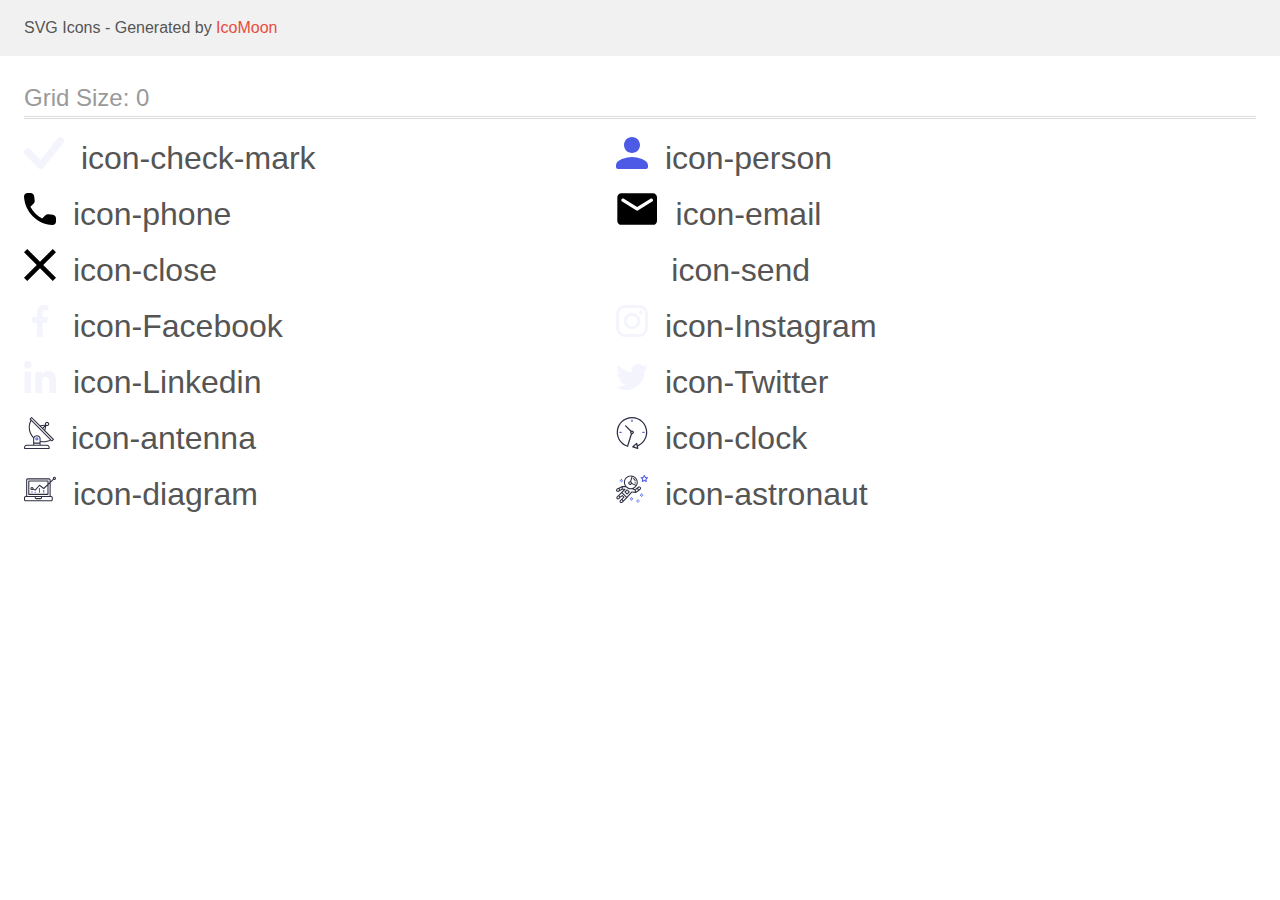
<file: images/icons/demo.html>
<!doctype html>
<html>
<head>
    <title>IcoMoon - SVG Icons</title>
    <meta charset="utf-8">
    <meta name="viewport" content="width=device-width, initial-scale=1">
    <link rel="stylesheet" href="demo-files/demo.css">
    <link rel="stylesheet" href="style.css">
</head>
<body>
<svg aria-hidden="true" style="position: absolute; width: 0; height: 0; overflow: hidden;" version="1.1" xmlns="http://www.w3.org/2000/svg" xmlns:xlink="http://www.w3.org/1999/xlink">
<defs>
<symbol id="icon-check-mark" viewBox="0 0 40 32">
<path fill="#f4f4fd" style="fill: var(--color1, #f4f4fd)" d="M33.782 1.020c0.691-0.662 1.611-1.027 2.565-1.020s1.869 0.387 2.55 1.059c0.681 0.672 1.076 1.584 1.101 2.543s-0.321 1.891-0.966 2.598l-19.578 24.617c-0.337 0.365-0.743 0.657-1.195 0.86s-0.939 0.312-1.434 0.322c-0.495 0.009-0.986-0.082-1.445-0.268s-0.876-0.463-1.226-0.815l-12.984-13.054c-0.362-0.339-0.652-0.747-0.853-1.201s-0.309-0.944-0.318-1.441 0.082-0.99 0.267-1.451c0.185-0.461 0.461-0.879 0.81-1.231s0.766-0.628 1.224-0.814 0.949-0.277 1.443-0.269c0.494 0.009 0.981 0.118 1.433 0.32s0.858 0.494 1.195 0.857l10.275 10.325 17.042-21.83c0.031-0.038 0.063-0.074 0.098-0.109h-0.005z"></path>
</symbol>
<symbol id="icon-person" viewBox="0 0 32 32">
<path fill="#4d5ae5" style="fill: var(--color2, #4d5ae5)" d="M16 16c4.42 0 8-3.58 8-8s-3.58-8-8-8c-4.42 0-8 3.58-8 8s3.58 8 8 8zM16 20c-5.34 0-16 2.68-16 8v2c0 1.1 0.9 2 2 2h28c1.1 0 2-0.9 2-2v-2c0-5.32-10.66-8-16-8z"></path>
</symbol>
<symbol id="icon-phone" viewBox="0 0 32 32">
<path d="M28.865 21.822l-4.525-0.517c-1.087-0.125-2.155 0.249-2.921 1.015l-3.278 3.278c-5.041-2.565-9.174-6.68-11.739-11.739l3.296-3.296c0.766-0.766 1.14-1.835 1.015-2.921l-0.517-4.489c-0.214-1.799-1.728-3.153-3.545-3.153h-3.082c-2.013 0-3.687 1.675-3.563 3.687 0.944 15.213 13.111 27.362 28.306 28.306 2.013 0.125 3.687-1.55 3.687-3.563v-3.082c0.018-1.799-1.336-3.313-3.135-3.527z"></path>
</symbol>
<symbol id="icon-email" viewBox="0 0 43 32">
<path d="M37.333 0h-32c-2.2 0-3.98 1.8-3.98 4l-0.020 24c0 2.2 1.8 4 4 4h32c2.2 0 4-1.8 4-4v-24c0-2.2-1.8-4-4-4zM36.533 8.5l-14.14 8.84c-0.64 0.4-1.48 0.4-2.12 0l-14.14-8.84c-0.5-0.32-0.8-0.86-0.8-1.44 0-1.34 1.46-2.14 2.6-1.44l13.4 8.38 13.4-8.38c1.14-0.7 2.6 0.1 2.6 1.44 0 0.58-0.3 1.12-0.8 1.44z"></path>
</symbol>
<symbol id="icon-close" viewBox="0 0 32 32">
<path d="M32 3.223l-3.223-3.223-12.777 12.777-12.777-12.777-3.223 3.223 12.777 12.777-12.777 12.777 3.223 3.223 12.777-12.777 12.777 12.777 3.223-3.223-12.777-12.777 12.777-12.777z"></path>
</symbol>
<symbol id="icon-send" viewBox="0 0 38 32">
<path fill="#fff" style="fill: var(--color3, #fff)" d="M38.4 0l-38.4 18 12.272 3.788 18.928-14.788-14.397 16.186 0.012 0.004-0.014-0.004v8.814l6.882-6.691 8.718 2.691 6-28z"></path>
</symbol>
<symbol id="icon-Facebook" viewBox="0 0 32 32">
<path fill="#f4f4fd" style="fill: var(--color1, #f4f4fd)" d="M21.329 5.313h2.921v-5.088c-0.504-0.069-2.237-0.225-4.256-0.225-4.212 0-7.097 2.649-7.097 7.519v4.481h-4.648v5.688h4.648v14.312h5.699v-14.311h4.46l0.708-5.688h-5.169v-3.919c0.001-1.644 0.444-2.769 2.735-2.769z"></path>
</symbol>
<symbol id="icon-Instagram" viewBox="0 0 32 32">
<path fill="#f4f4fd" style="fill: var(--color1, #f4f4fd)" d="M31.969 9.408c-0.075-1.7-0.35-2.869-0.744-3.882-0.406-1.075-1.031-2.038-1.85-2.838-0.8-0.813-1.769-1.444-2.832-1.844-1.019-0.394-2.182-0.669-3.882-0.744-1.713-0.081-2.257-0.1-6.601-0.1s-4.888 0.019-6.595 0.094c-1.7 0.075-2.869 0.35-3.882 0.744-1.075 0.406-2.038 1.031-2.838 1.85-0.813 0.8-1.444 1.769-1.844 2.832-0.394 1.019-0.669 2.182-0.744 3.882-0.081 1.713-0.1 2.257-0.1 6.601s0.019 4.888 0.094 6.595c0.075 1.7 0.35 2.869 0.744 3.882 0.406 1.075 1.038 2.038 1.85 2.838 0.8 0.813 1.769 1.444 2.832 1.844 1.019 0.394 2.182 0.669 3.882 0.744 1.706 0.075 2.25 0.094 6.595 0.094s4.888-0.019 6.595-0.094c1.7-0.075 2.869-0.35 3.882-0.744 2.151-0.831 3.851-2.532 4.682-4.682 0.394-1.019 0.669-2.182 0.744-3.882 0.075-1.707 0.094-2.25 0.094-6.595s-0.006-4.888-0.081-6.595zM29.087 22.473c-0.069 1.563-0.331 2.407-0.55 2.969-0.538 1.394-1.644 2.5-3.038 3.038-0.563 0.219-1.413 0.481-2.969 0.55-1.688 0.075-2.194 0.094-6.464 0.094s-4.782-0.019-6.464-0.094c-1.563-0.069-2.407-0.331-2.969-0.55-0.694-0.256-1.325-0.663-1.838-1.194-0.531-0.519-0.938-1.144-1.194-1.838-0.219-0.563-0.481-1.413-0.55-2.969-0.075-1.688-0.094-2.194-0.094-6.464s0.019-4.782 0.094-6.464c0.069-1.563 0.331-2.407 0.55-2.969 0.256-0.694 0.663-1.325 1.2-1.838 0.519-0.531 1.144-0.938 1.838-1.194 0.563-0.219 1.413-0.481 2.969-0.55 1.688-0.075 2.194-0.094 6.464-0.094 4.276 0 4.782 0.019 6.464 0.094 1.563 0.069 2.407 0.331 2.969 0.55 0.694 0.256 1.325 0.662 1.838 1.194 0.531 0.519 0.938 1.144 1.194 1.838 0.219 0.563 0.481 1.413 0.55 2.969 0.075 1.688 0.094 2.194 0.094 6.464s-0.019 4.77-0.094 6.458z"></path>
<path fill="#f4f4fd" style="fill: var(--color1, #f4f4fd)" d="M16.059 7.783c-4.538 0-8.22 3.682-8.22 8.22s3.682 8.22 8.22 8.22c4.538 0 8.22-3.682 8.22-8.22s-3.682-8.22-8.22-8.22zM16.059 21.335c-2.944 0-5.332-2.388-5.332-5.332s2.388-5.332 5.332-5.332c2.944 0 5.332 2.388 5.332 5.332s-2.388 5.332-5.332 5.332z"></path>
<path fill="#f4f4fd" style="fill: var(--color1, #f4f4fd)" d="M26.524 7.458c0 1.060-0.859 1.919-1.919 1.919s-1.919-0.859-1.919-1.919c0-1.060 0.859-1.919 1.919-1.919s1.919 0.859 1.919 1.919z"></path>
</symbol>
<symbol id="icon-Linkedin" viewBox="0 0 32 32">
<path fill="#f4f4fd" style="fill: var(--color1, #f4f4fd)" d="M31.992 32v-0.001h0.008v-11.736c0-5.741-1.236-10.164-7.948-10.164-3.227 0-5.392 1.771-6.276 3.449h-0.093v-2.913h-6.364v21.364h6.627v-10.579c0-2.785 0.528-5.479 3.977-5.479 3.399 0 3.449 3.179 3.449 5.657v10.401h6.62z"></path>
<path fill="#f4f4fd" style="fill: var(--color1, #f4f4fd)" d="M0.528 10.636h6.635v21.364h-6.635v-21.364z"></path>
<path fill="#f4f4fd" style="fill: var(--color1, #f4f4fd)" d="M3.843-0c-2.121 0-3.843 1.721-3.843 3.843s1.721 3.879 3.843 3.879c2.121 0 3.843-1.757 3.843-3.879-0.001-2.121-1.723-3.843-3.843-3.843v0z"></path>
</symbol>
<symbol id="icon-Twitter" viewBox="0 0 32 32">
<path fill="#f4f4fd" style="fill: var(--color1, #f4f4fd)" d="M32 6.078c-1.19 0.522-2.458 0.868-3.78 1.036 1.36-0.812 2.398-2.088 2.886-3.626-1.268 0.756-2.668 1.29-4.16 1.588-1.204-1.282-2.92-2.076-4.792-2.076-3.632 0-6.556 2.948-6.556 6.562 0 0.52 0.044 1.020 0.152 1.496-5.454-0.266-10.28-2.88-13.522-6.862-0.566 0.982-0.898 2.106-0.898 3.316 0 2.272 1.17 4.286 2.914 5.452-1.054-0.020-2.088-0.326-2.964-0.808 0 0.020 0 0.046 0 0.072 0 3.188 2.274 5.836 5.256 6.446-0.534 0.146-1.116 0.216-1.72 0.216-0.42 0-0.844-0.024-1.242-0.112 0.85 2.598 3.262 4.508 6.13 4.57-2.232 1.746-5.066 2.798-8.134 2.798-0.538 0-1.054-0.024-1.57-0.090 2.906 1.874 6.35 2.944 10.064 2.944 12.072 0 18.672-10 18.672-18.668 0-0.29-0.010-0.57-0.024-0.848 1.302-0.924 2.396-2.078 3.288-3.406z"></path>
</symbol>
<symbol id="icon-antenna" viewBox="0 0 30 32">
<path fill="#2e2f42" style="fill: var(--color4, #2e2f42)" d="M29.773 22.098l-8.443-8.505 0.937-4.615c0.242 0.094 0.499 0.144 0.758 0.146h0.006c0.008 0 0.017 0 0.026 0 1.192 0 2.159-0.967 2.159-2.159s-0.967-2.159-2.159-2.159c-1.192 0-2.159 0.967-2.159 2.159 0 0.26 0.046 0.508 0.13 0.739l-0.005-0.015-4.96 0.605-8.091-8.133c-0.096-0.098-0.229-0.159-0.377-0.16h-0c-0.146 0.001-0.277 0.060-0.373 0.155l0-0-1.513 1.504c-0.096 0.097-0.156 0.23-0.156 0.377s0.060 0.28 0.156 0.377v0l0.814 0.826c-1.143 2.062-1.816 4.522-1.816 7.139 0 4.105 1.656 7.824 4.336 10.525l-0.001-0.001c0.041 0.040 0.090 0.073 0.143 0.097l0.003 0.001c-0.034 0.18-0.051 0.364-0.052 0.547v6.187h-6.4c-1.472 0.002-2.665 1.195-2.667 2.667v1.067c0 0.295 0.239 0.533 0.533 0.533h24.533c0.294 0 0.533-0.239 0.533-0.533v0-1.067c-0.002-1.472-1.195-2.665-2.667-2.667h-6.4v-2.742c0.915 0.2 1.968 0.317 3.047 0.32h0.002c2.58-0.003 5.005-0.663 7.117-1.822l-0.077 0.039 0.818 0.823c0.096 0.098 0.229 0.159 0.377 0.16h0c0.146-0.001 0.277-0.060 0.373-0.155l-0 0 1.513-1.504c0.096-0.097 0.156-0.23 0.156-0.377s-0.060-0.28-0.156-0.377v0zM22.28 6.233c0.193-0.193 0.46-0.312 0.754-0.312 0.589 0 1.067 0.478 1.067 1.067s-0.478 1.067-1.067 1.067c-0 0-0.001 0-0.001 0h-0.003c-0.587-0.003-1.061-0.48-1.061-1.067 0-0.295 0.12-0.563 0.314-0.756l0-0h-0.002zM21.024 9.738l-0.598 2.946-1.175-1.182 1.774-1.763zM20.419 8.836l-1.92 1.909-1.485-1.493 3.405-0.415zM23.004 28.8c0.884 0 1.6 0.716 1.6 1.6v0 0.533h-23.467v-0.533c0-0.884 0.716-1.6 1.6-1.6v0h20.267zM15.537 26.667v1.067h-5.333v-1.067h5.333zM10.204 25.6v-4.053c0-1.294 1.196-2.347 2.667-2.347s2.667 1.053 2.667 2.347v4.053h-5.333zM16.604 23.904v-2.357c0-1.882-1.675-3.413-3.733-3.413-0.017-0-0.038-0-0.058-0-1.353 0-2.54 0.707-3.213 1.771l-0.009 0.016c-2.36-2.482-3.811-5.846-3.811-9.55 0-2.314 0.567-4.496 1.569-6.414l-0.036 0.077 18.602 18.708c-1.823 0.947-3.979 1.502-6.266 1.502-1.079 0-2.129-0.124-3.136-0.358l0.093 0.018zM27.893 23.22l-21.057-21.181 0.755-0.752 7.935 7.98c0.004 0 0.006 0.007 0.010 0.010l13.115 13.191-0.757 0.752z"></path>
<path fill="#4d5ae5" style="fill: var(--color2, #4d5ae5)" d="M12.876 20.267h-0.005c-0.001 0-0.001 0-0.002 0-0.884 0-1.6 0.716-1.6 1.6s0.715 1.599 1.598 1.6h0.005c0.001 0 0.001 0 0.002 0 0.884 0 1.6-0.716 1.6-1.6s-0.715-1.599-1.598-1.6h-0zM13.249 22.245c-0.094 0.084-0.218 0.135-0.355 0.135-0.295 0-0.534-0.239-0.534-0.534 0-0.137 0.052-0.263 0.137-0.357l-0 0c0.096-0.095 0.227-0.154 0.373-0.155h0c0.293 0.002 0.53 0.241 0.53 0.534 0 0.147-0.060 0.28-0.156 0.377v0h0.005z"></path>
</symbol>
<symbol id="icon-clock" viewBox="0 0 32 32">
<path fill="#2e2f42" style="fill: var(--color4, #2e2f42)" d="M31.297 15.301c-0.002-8.452-6.855-15.303-15.308-15.301s-15.303 6.855-15.301 15.308c0.001 6.788 4.422 12.543 10.541 14.545l0.108 0.031c0.057 0.018 0.123 0.028 0.191 0.028 0.125 0 0.242-0.035 0.341-0.095l-0.003 0.002c0.134-0.080 0.234-0.204 0.282-0.352l0.001-0.005 3.865-12.25c1.051-0.006 1.901-0.86 1.901-1.912 0-1.056-0.856-1.912-1.912-1.912-0.301 0-0.587 0.070-0.84 0.194l0.011-0.005-5.106-5.107c-0.115-0.115-0.275-0.187-0.451-0.187-0.352 0-0.638 0.286-0.638 0.638 0 0.176 0.071 0.336 0.187 0.451v0l5.103 5.109c-0.121 0.241-0.191 0.525-0.191 0.826 0 0.601 0.283 1.137 0.723 1.48l0.004 0.003-3.683 11.673c-7.278-2.681-11.004-10.754-8.323-18.032s10.754-11.004 18.032-8.323c7.278 2.681 11.004 10.754 8.323 18.032-1.345 3.581-4.003 6.406-7.374 7.937l-0.088 0.036-0.398-1.874c-0.062-0.291-0.318-0.507-0.624-0.507-0.164 0-0.313 0.062-0.426 0.163l0.001-0-3.837 3.426c-0.132 0.117-0.214 0.287-0.214 0.477 0 0.283 0.185 0.523 0.441 0.606l0.005 0.001 4.899 1.564c0.058 0.019 0.125 0.030 0.195 0.030 0.352 0 0.638-0.286 0.638-0.638 0-0.047-0.005-0.093-0.015-0.137l0.001 0.004-0.391-1.839c5.528-2.374 9.329-7.772 9.329-14.057 0-0.011 0-0.023-0-0.034v0.002zM15.992 14.664c0.353 0 0.639 0.286 0.639 0.639s-0.286 0.639-0.639 0.639v0c-0.353 0-0.639-0.286-0.639-0.639s0.286-0.639 0.639-0.639v0zM18.093 29.528l2.184-1.948 0.603 2.84-2.787-0.892z"></path>
<path fill="#4d5ae5" style="fill: var(--color2, #4d5ae5)" d="M15.354 3.185v1.275c0 0.352 0.286 0.638 0.638 0.638s0.638-0.286 0.638-0.638v-1.275c0-0.352-0.286-0.638-0.638-0.638s-0.638 0.286-0.638 0.638v0zM3.876 14.664c-0.352 0-0.638 0.286-0.638 0.638s0.286 0.638 0.638 0.638h1.275c0.352 0 0.638-0.286 0.638-0.638s-0.286-0.638-0.638-0.638h-1.275zM28.108 15.939c0.352 0 0.638-0.286 0.638-0.638s-0.286-0.638-0.638-0.638h-1.275c-0.352 0-0.638 0.286-0.638 0.638s0.286 0.638 0.638 0.638h1.275z"></path>
</symbol>
<symbol id="icon-diagram" viewBox="0 0 32 32">
<path fill="#4d5ae5" style="fill: var(--color2, #4d5ae5)" d="M14.925 14.965h1.066v4.798h-1.066v-4.797zM19.19 17.097h1.066v2.665h-1.066v-2.665zM10.661 18.696h1.066v1.066h-1.066v-1.066zM7.463 18.163h1.066v1.599h-1.066v-1.599z"></path>
<path fill="#2e2f42" style="fill: var(--color4, #2e2f42)" d="M1.599 28.291h25.587c0.883-0.001 1.598-0.716 1.599-1.599v-2.132c-0.001-0.883-0.716-1.598-1.599-1.599h-0.533v-13.293l3.028-2.868c0.208 0.105 0.452 0.166 0.712 0.166 0.888 0 1.608-0.72 1.608-1.608s-0.72-1.608-1.608-1.608c-0.888 0-1.608 0.72-1.608 1.608 0 0.246 0.055 0.48 0.155 0.689l-0.004-0.010-2.281 2.163v-1.23c-0.001-0.883-0.716-1.598-1.599-1.599h-21.322c-0.883 0.001-1.598 0.716-1.599 1.599v15.992h-0.533c-0.883 0.001-1.598 0.716-1.599 1.599v2.132c0.001 0.883 0.716 1.598 1.599 1.599h0zM30.384 4.837c0.295 0 0.534 0.239 0.534 0.534s-0.239 0.534-0.534 0.534v0c-0.295 0-0.534-0.239-0.534-0.534s0.239-0.534 0.534-0.534v0zM3.198 6.969c0-0.294 0.239-0.533 0.533-0.533h21.322c0.294 0 0.533 0.239 0.533 0.533v2.239l-1.066 1.013v-2.186c0-0.294-0.239-0.533-0.533-0.533v0h-19.19c-0.294 0-0.533 0.239-0.533 0.533v0 13.326c0 0.294 0.239 0.533 0.533 0.533h19.19c0.294 0 0.533-0.239 0.533-0.533v0-9.674l1.066-1.010v12.284h-22.388v-15.992zM7.996 13.899c-0 0-0.001 0-0.002 0-0.883 0-1.598 0.715-1.598 1.598s0.715 1.598 1.598 1.598c0.431 0 0.822-0.17 1.109-0.447l-0.001 0 1.853 0.93c0.069 0.035 0.151 0.056 0.238 0.056 0.158 0 0.3-0.069 0.398-0.179l0-0.001 3.939-4.431 3.872 2.901c0.088 0.067 0.199 0.107 0.32 0.107 0.142 0 0.271-0.055 0.366-0.146l-0 0 3.365-3.188v8.131h-18.124v-12.26h18.124v2.66l-3.771 3.572-3.904-2.927c-0.088-0.067-0.199-0.107-0.32-0.107-0.158 0-0.3 0.069-0.398 0.178l-0 0.001-3.993 4.493-1.493-0.746c0.011-0.064 0.018-0.129 0.020-0.193-0.001-0.883-0.716-1.598-1.599-1.599h-0zM8.529 15.498c0 0.295-0.239 0.533-0.534 0.533s-0.534-0.239-0.534-0.534v0c0-0.295 0.239-0.534 0.534-0.534s0.534 0.239 0.534 0.534v0zM11.727 24.027h5.331v0.533c0 0.294-0.239 0.533-0.533 0.533v0h-4.264c-0.294 0-0.533-0.239-0.533-0.533v0-0.533zM1.066 24.56c0-0.294 0.239-0.533 0.533-0.533h9.062v0.533c0.001 0.883 0.716 1.598 1.599 1.599h4.264c0.883-0.001 1.598-0.716 1.599-1.599v-0.533h9.062c0.294 0 0.533 0.239 0.533 0.533v2.132c0 0.294-0.239 0.533-0.533 0.533v0h-25.587c-0.294 0-0.533-0.239-0.533-0.533v0-2.132z"></path>
</symbol>
<symbol id="icon-astronaut" viewBox="0 0 32 32">
<path fill="#4d5ae5" style="fill: var(--color2, #4d5ae5)" d="M31.974 4.524c-0.063-0.193-0.229-0.333-0.43-0.363l-1.91-0.278-0.855-1.731c-0.179-0.365-0.777-0.365-0.956 0l-0.855 1.731-1.91 0.278c-0.201 0.029-0.367 0.17-0.431 0.363-0.062 0.193-0.011 0.405 0.135 0.547l1.383 1.348-0.326 1.903c-0.034 0.2 0.048 0.402 0.212 0.522 0.166 0.121 0.382 0.135 0.562 0.040l1.709-0.899 1.709 0.899c0.078 0.041 0.164 0.061 0.249 0.061 0.11 0 0.221-0.034 0.314-0.102 0.164-0.119 0.246-0.322 0.212-0.522l-0.326-1.903 1.383-1.348c0.145-0.142 0.197-0.354 0.135-0.547zM29.511 5.851c-0.125 0.122-0.183 0.299-0.153 0.472l0.191 1.114-1-0.526c-0.078-0.041-0.163-0.061-0.249-0.061s-0.17 0.020-0.249 0.061l-1.001 0.526 0.191-1.114c0.030-0.173-0.028-0.349-0.153-0.472l-0.81-0.789 1.119-0.163c0.174-0.025 0.324-0.134 0.402-0.292l0.5-1.013 0.5 1.013c0.078 0.157 0.228 0.267 0.402 0.292l1.119 0.163-0.809 0.789z"></path>
<path fill="#4d5ae5" style="fill: var(--color2, #4d5ae5)" d="M26.133 20.522h-1.067v1.067h1.067v-1.067z"></path>
<path fill="#4d5ae5" style="fill: var(--color2, #4d5ae5)" d="M26.133 22.656h-1.067v1.067h1.067v-1.067z"></path>
<path fill="#4d5ae5" style="fill: var(--color2, #4d5ae5)" d="M27.2 21.589h-1.067v1.067h1.067v-1.067z"></path>
<path fill="#4d5ae5" style="fill: var(--color2, #4d5ae5)" d="M25.067 21.589h-1.067v1.067h1.067v-1.067z"></path>
<path fill="#4d5ae5" style="fill: var(--color2, #4d5ae5)" d="M22.4 26.389h-1.067v1.067h1.067v-1.067z"></path>
<path fill="#4d5ae5" style="fill: var(--color2, #4d5ae5)" d="M22.4 28.522h-1.067v1.067h1.067v-1.067z"></path>
<path fill="#4d5ae5" style="fill: var(--color2, #4d5ae5)" d="M23.467 27.456h-1.067v1.067h1.067v-1.067z"></path>
<path fill="#4d5ae5" style="fill: var(--color2, #4d5ae5)" d="M21.333 27.456h-1.067v1.067h1.067v-1.067z"></path>
<path fill="#4d5ae5" style="fill: var(--color2, #4d5ae5)" d="M16 24.256h-1.067v1.067h1.067v-1.067z"></path>
<path fill="#4d5ae5" style="fill: var(--color2, #4d5ae5)" d="M16 26.389h-1.067v1.067h1.067v-1.067z"></path>
<path fill="#4d5ae5" style="fill: var(--color2, #4d5ae5)" d="M17.067 25.322h-1.067v1.067h1.067v-1.067z"></path>
<path fill="#4d5ae5" style="fill: var(--color2, #4d5ae5)" d="M14.933 25.322h-1.067v1.067h1.067v-1.067z"></path>
<path fill="#4d5ae5" style="fill: var(--color2, #4d5ae5)" d="M5.867 6.122h-1.067v1.067h1.067v-1.067z"></path>
<path fill="#4d5ae5" style="fill: var(--color2, #4d5ae5)" d="M5.867 8.255h-1.067v1.067h1.067v-1.067z"></path>
<path fill="#4d5ae5" style="fill: var(--color2, #4d5ae5)" d="M6.933 7.189h-1.067v1.067h1.067v-1.067z"></path>
<path fill="#4d5ae5" style="fill: var(--color2, #4d5ae5)" d="M4.8 7.189h-1.067v1.067h1.067v-1.067z"></path>
<path fill="#2e2f42" style="fill: var(--color4, #2e2f42)" d="M24.715 14.159c-0.287-0.388-0.709-0.637-1.188-0.705-0.481-0.068-0.956 0.058-1.34 0.352l-1.252 0.96-1.898 1.417-1.358-0.541c2.421-1.086 4.114-3.508 4.114-6.32 0-3.823-3.123-6.933-6.961-6.933s-6.961 3.11-6.961 6.933c0 1.386 0.414 2.674 1.12 3.758l-2.764-0.024c-0.002 0-0.003 0-0.005 0-0.009 0-0.015 0.004-0.023 0.005-0.053 0.002-0.105 0.013-0.155 0.031-0.013 0.005-0.026 0.008-0.038 0.013-0.006 0.003-0.013 0.003-0.019 0.006l-3.233 1.596c-0.001 0-0.001 0-0.001 0.001l-1.893 0.911c-0.021 0.009-0.042 0.021-0.063 0.035-0.755 0.502-1.012 1.489-0.598 2.295 0.22 0.429 0.595 0.745 1.056 0.889 0.178 0.055 0.359 0.083 0.539 0.083 0.29 0 0.577-0.071 0.839-0.211l1.388-0.738 2.264-1.169 1.357-0.008-5.442 5.416c-0.001 0.001-0.001 0.001-0.002 0.001l-1.339 1.333c-0.316 0.315-0.49 0.732-0.49 1.178s0.174 0.863 0.49 1.179c0.325 0.323 0.752 0.485 1.179 0.485s0.854-0.162 1.18-0.485l1.314-1.309 1.741-1.3 0.901 0.897-1.762 1.754c-0 0.001-0.001 0.001-0.002 0.001l-1.339 1.333c-0.316 0.315-0.49 0.732-0.49 1.178s0.174 0.863 0.49 1.179c0.325 0.323 0.753 0.485 1.18 0.485s0.855-0.162 1.18-0.485l3.482-3.467c0.001-0.001 0.001-0.001 0.001-0.002l1.010-1-0.004-0.004c0.006-0.006 0.015-0.009 0.022-0.015l5.166-5.658 3.471 0.494c0.025 0.004 0.050 0.005 0.075 0.005 0.065 0 0.127-0.015 0.187-0.038 0.018-0.006 0.033-0.015 0.050-0.023 0.019-0.010 0.039-0.015 0.058-0.027l3.213-2.133c0.012-0.008 0.018-0.021 0.029-0.029 0.013-0.010 0.029-0.014 0.041-0.026l1.271-1.191c0.662-0.62 0.753-1.635 0.212-2.362zM2.13 17.77c-0.173 0.093-0.37 0.111-0.558 0.052-0.187-0.058-0.338-0.186-0.427-0.358-0.161-0.314-0.068-0.695 0.214-0.902l1.314-0.632 0.449 1.313-0.992 0.527zM5.628 15.942l-1.548 0.8-0.439-1.283 2.027-1.001-0.040 1.484zM20.727 9.322c0 0.918-0.219 1.785-0.599 2.559l-4.181-1.899c-0.044-0.573-0.341-1.075-0.788-1.388l1.464-4.86c2.378 0.756 4.105 2.974 4.105 5.588zM8.938 9.322c0-3.235 2.644-5.867 5.894-5.867 0.253 0 0.5 0.021 0.745 0.052l-1.432 4.754c-0.019-0.001-0.037-0.006-0.057-0.006-1.033 0-1.873 0.837-1.873 1.867s0.84 1.867 1.873 1.867c0.694 0 1.294-0.383 1.618-0.945l3.862 1.755c-1.075 1.446-2.795 2.39-4.737 2.39-3.25 0-5.894-2.632-5.894-5.867zM14.894 10.122c0 0.441-0.362 0.8-0.806 0.8s-0.806-0.359-0.806-0.8c0-0.441 0.362-0.8 0.806-0.8s0.806 0.359 0.806 0.8zM2.465 25.146c-0.236 0.234-0.619 0.234-0.854 0.001-0.114-0.114-0.176-0.263-0.176-0.423s0.062-0.309 0.176-0.421l0.962-0.958 0.851 0.848-0.959 0.955zM5.679 28.88c-0.236 0.234-0.619 0.235-0.855 0.001-0.114-0.114-0.176-0.263-0.176-0.423s0.062-0.309 0.176-0.421l0.963-0.959 0.852 0.848-0.96 0.955zM9.16 25.411c-0.001 0-0.001 0-0.002 0.001l-1.765 1.76-0.852-0.848 1.763-1.755c0 0 0 0 0-0s0.001-0.001 0.002-0.001c0.040-0.040 0.065-0.088 0.090-0.135 0.007-0.014 0.020-0.026 0.026-0.040 0.017-0.041 0.019-0.085 0.026-0.129 0.003-0.025 0.014-0.047 0.014-0.073 0-0.036-0.013-0.070-0.020-0.106-0.006-0.032-0.006-0.065-0.019-0.095-0.020-0.050-0.055-0.094-0.091-0.138-0.010-0.012-0.014-0.027-0.025-0.038 0 0 0 0-0.001 0s-0.001-0.002-0.001-0.002l-1.607-1.6c-0.017-0.017-0.039-0.024-0.058-0.038-0.028-0.022-0.055-0.042-0.087-0.058-0.030-0.015-0.061-0.024-0.093-0.033-0.034-0.010-0.067-0.017-0.103-0.020-0.033-0.002-0.063 0.001-0.095 0.005-0.036 0.004-0.069 0.009-0.104 0.020-0.034 0.011-0.063 0.027-0.094 0.045-0.020 0.011-0.042 0.015-0.061 0.029l-1.773 1.324-0.901-0.897 2.399-2.386 4.361 4.289-0.928 0.919zM15.979 18.394c-0.015-0.002-0.030 0.004-0.045 0.003-0.039-0.002-0.076 0.001-0.115 0.007-0.030 0.005-0.059 0.011-0.088 0.021-0.034 0.012-0.065 0.028-0.097 0.047-0.030 0.018-0.057 0.037-0.083 0.061-0.013 0.011-0.028 0.017-0.040 0.029l-4.698 5.146-4.328-4.257 2.833-2.818c0.209-0.208 0.21-0.546 0.002-0.755-0.105-0.105-0.243-0.157-0.381-0.156v-0.001l-2.219 0.013 0.028-1.607 3.104 0.027c1.265 1.294 3.029 2.101 4.981 2.101 0.437 0 0.864-0.045 1.279-0.123 0.040 0.032 0.079 0.065 0.13 0.085l2.41 0.96 0.152 0.758 0.178 0.885-3.003-0.427zM20.020 18.572l-0.313-1.558 1.446-1.080 0.947 1.257-2.080 1.381zM23.774 15.741l-0.838 0.785-0.931-1.236 0.831-0.637c0.155-0.119 0.351-0.168 0.543-0.143 0.193 0.027 0.364 0.128 0.48 0.284 0.217 0.292 0.18 0.699-0.085 0.947z"></path>
<path fill="#2e2f42" style="fill: var(--color4, #2e2f42)" d="M13.602 18.544l-2.143-2.133c-0.207-0.207-0.545-0.207-0.753 0l-2.142 2.133c-0.1 0.101-0.157 0.236-0.157 0.378s0.056 0.278 0.157 0.378l2.142 2.133c0.104 0.103 0.241 0.155 0.377 0.155s0.273-0.052 0.376-0.155l2.143-2.133c0.1-0.1 0.157-0.236 0.157-0.378s-0.057-0.278-0.157-0.378zM11.083 20.303l-1.387-1.381 1.387-1.381 1.387 1.381-1.387 1.381z"></path>
<path fill="#2e2f42" style="fill: var(--color4, #2e2f42)" d="M17.164 5.071l-0.258 1.036c0.071 0.018 1.738 0.452 1.738 2.149h1.067c-0-2.017-1.666-2.965-2.547-3.185z"></path>
<path fill="#2e2f42" style="fill: var(--color4, #2e2f42)" d="M19.711 9.322h-1.067v1.067h1.067v-1.067z"></path>
</symbol>
</defs>
</svg>

<header class="bgc1 clearfix">
<div class="mhl">
    <p>SVG Icons - Generated by <a href="https://icomoon.io/app">IcoMoon</a></p>
</div>
</header>
    <div class="clearfix mhl ptl">
        <h1 class="mvm mtn fgc1">Grid Size: 0</h1>
        <div class="glyph fs1">
            <div class="clearfix pbs">
                <svg class="icon icon-check-mark"><use xlink:href="#icon-check-mark"></use></svg><span class="name"> icon-check-mark</span>
            </div>
        </div>
        <div class="glyph fs1">
            <div class="clearfix pbs">
                <svg class="icon icon-person"><use xlink:href="#icon-person"></use></svg><span class="name"> icon-person</span>
            </div>
        </div>
        <div class="glyph fs1">
            <div class="clearfix pbs">
                <svg class="icon icon-phone"><use xlink:href="#icon-phone"></use></svg><span class="name"> icon-phone</span>
            </div>
        </div>
        <div class="glyph fs1">
            <div class="clearfix pbs">
                <svg class="icon icon-email"><use xlink:href="#icon-email"></use></svg><span class="name"> icon-email</span>
            </div>
        </div>
        <div class="glyph fs1">
            <div class="clearfix pbs">
                <svg class="icon icon-close"><use xlink:href="#icon-close"></use></svg><span class="name"> icon-close</span>
            </div>
        </div>
        <div class="glyph fs1">
            <div class="clearfix pbs">
                <svg class="icon icon-send"><use xlink:href="#icon-send"></use></svg><span class="name"> icon-send</span>
            </div>
        </div>
        <div class="glyph fs1">
            <div class="clearfix pbs">
                <svg class="icon icon-Facebook"><use xlink:href="#icon-Facebook"></use></svg><span class="name"> icon-Facebook</span>
            </div>
        </div>
        <div class="glyph fs1">
            <div class="clearfix pbs">
                <svg class="icon icon-Instagram"><use xlink:href="#icon-Instagram"></use></svg><span class="name"> icon-Instagram</span>
            </div>
        </div>
        <div class="glyph fs1">
            <div class="clearfix pbs">
                <svg class="icon icon-Linkedin"><use xlink:href="#icon-Linkedin"></use></svg><span class="name"> icon-Linkedin</span>
            </div>
        </div>
        <div class="glyph fs1">
            <div class="clearfix pbs">
                <svg class="icon icon-Twitter"><use xlink:href="#icon-Twitter"></use></svg><span class="name"> icon-Twitter</span>
            </div>
        </div>
        <div class="glyph fs1">
            <div class="clearfix pbs">
                <svg class="icon icon-antenna"><use xlink:href="#icon-antenna"></use></svg><span class="name"> icon-antenna</span>
            </div>
        </div>
        <div class="glyph fs1">
            <div class="clearfix pbs">
                <svg class="icon icon-clock"><use xlink:href="#icon-clock"></use></svg><span class="name"> icon-clock</span>
            </div>
        </div>
        <div class="glyph fs1">
            <div class="clearfix pbs">
                <svg class="icon icon-diagram"><use xlink:href="#icon-diagram"></use></svg><span class="name"> icon-diagram</span>
            </div>
        </div>
        <div class="glyph fs1">
            <div class="clearfix pbs">
                <svg class="icon icon-astronaut"><use xlink:href="#icon-astronaut"></use></svg><span class="name"> icon-astronaut</span>
            </div>
        </div>
  </div>
<script defer src="svgxuse.js"></script>
</body>
</html>
</file>
<file: css/styles.css>
/* .roboto-regular {
    font-family: "Roboto", sans-serif;
    font-weight: 400;
    font-style: normal;
  }

  .roboto-medium {
    font-family: "Roboto", sans-serif;
    font-weight: 500;
    font-style: normal;
  }

  .roboto-bold {
    font-family: "Roboto", sans-serif;
    font-weight: 700;
    font-style: normal;
  } */

/* .raleway-<uniquifier> {
    font-family: "Raleway", sans-serif;
    font-optical-sizing: auto;
    font-weight: 700;
    font-style: normal;
  }
   */
 *{
 margin: 0;
padding: 0;

}

body {
    font-family: "Roboto", sans-serif;
    font-weight: 400;
    font-style: normal;
    line-height: 24px;
    letter-spacing: 0.02em;
    color:#434455;
    background-color: #FFFFFF;
}
h1 {font-weight: 700;
    font-size: 56px;
    letter-spacing: 0.02em;
    line-height: 1.07
}
h2 {
    font-weight: 700;
    font-size: 36px;
    letter-spacing: 0.02em;
}
h3 {
    font-weight: 500;
    font-size: 20px;
    letter-spacing: 0.02em;
}
ul {list-style-type: none;}
.container{
  width: 1158px;
  margin: 0 auto;
  padding: 0 15px 0 15px;
}
.container-header {
  display:flex;

}
.header{
 
  border-bottom: 1px solid #e7e9fc;
  box-shadow: 0px 2px 1px rgba(46, 47, 66, 0.08),
    0px 1px 1px rgba(46, 47, 66, 0.16),
    0px 1px 6px rgba(46, 47, 66, 0.08);

}
.nav {
  display: flex;
  align-items: center;
}
.menu, .contact{
  display:flex;
gap:40px
}
.contact{
  margin-left: 322px;
}

img{display:block;}


  .logo-link{color:#4d5ae5;
    text-decoration: none;
    font-family: "Raleway", sans-serif;
      font-weight: 700;
      font-style: normal;
      line-height: 1.17;
      letter-spacing: 0.03em;
      font-size: 18px;
      text-transform: uppercase;
      margin-right:76px;
  }


   .address {
    font-style:normal;
    align-content: center;
   }
   .navi-cards{font-family: "roboto", sans-serif;
    font-weight: 500;
    font-size: 16px;
    line-height: 1.5;
    letter-spacing: 0.02em;
    color: #2E2F42;
  text-decoration: none;
padding:24px 0;
transition: color 250ms cubic-bezier(0.4, 0, 0.2, 1);
display: inline-block;
}
 .navi-current{
   font-family: "roboto", sans-serif;
   font-weight: 500;
   font-size: 16px;
   line-height: 1.5;
   letter-spacing: 0.02em;
   color: #404bbf;
   text-decoration: none;
   padding: 24px 0;
   position:relative;
   transition: color 250ms cubic-bezier(0.4, 0, 0.2, 1);
   display: inline-block;
 }
 .navi-current::after {
  content: '';
  width: 100%;
  position: absolute;
  left:0;
  bottom: -1px;
  height: 4px;
  background-color: #404bbf;
  border-radius: 2px;
 }

    .navi-cards:hover, .navi-cards:focus {color: #404bbf;}

.navi-cards:active{color: #404bbf;
    text-decoration: underline;}
.contacts{
  color: #434455;
  text-decoration: none;
  font-size: 16px;
  line-height: 1.5;
  letter-spacing: 0.02em;
  transition: color 250ms cubic-bezier(0.4, 0, 0.2, 1);
}
.contacts:hover, .contacts:focus{
  color:#404bbf
}

.section-button {
  background-color: #2E2F42;
color: #ffffff;
padding:188px 0;
margin: 0 auto;
background-image: linear-gradient(rgba(46, 47, 66, 0.7), rgba(46, 47, 66, 0.7)),
  url(../images/office.jpg);
 background-repeat: no-repeat;
background-position: center ;
background-size: cover;
max-width: 1440px;





}
.main{
  align-items: center;
  flex-direction:column;
  display:flex;
  
    align-content: center;


}
.button-main {color: #ffffff;
background-color: #4D5AE5;
font-family: "Roboto", sans-serif;
  font-weight: 500;
  font-style: normal;
font-size: 16px;
Line-Height: 24px;
Letter-Spacing: 0.04em;
min-width: 169px;
height: 56px;
border: none;
border-radius: 4px;
display:block;
cursor:pointer;
margin-top: 48px;
transition: background-color 250ms cubic-bezier(0.4, 0, 0.2, 1);
}
.button-main:hover, .button-main:focus {background-color: #404BBF;}

.section-ourteam {
background-color: #F4F4FD;
padding: 120px 0
}
.main-header
{text-align:center;
max-width:496px;
}
.section-aboutus{
  padding:120px 0;
}
.ul-aboutus{
  display:flex;
  gap:24px;
}
.li-aboutus{
width: calc((100% - 72px) / 4);
}
 .aboutus-header, .portfolio-listheader, .aboutus-listheader, .ourteam-listheader, .logo{color: #2e2f42;}
.visually-hidden{

    position: absolute;
    width: 1px;
    height: 1px;
    margin: -1px;
    border: 0;
    padding: 0;

    white-space: nowrap;
    clip-path: inset(100%);
    clip: rect(0 0 0 0);
    overflow: hidden;
  }

.aboutus-listheader{
  margin-bottom: 8px;
}


.icons-aboutus{
  display:flex;
  align-items:center;
  justify-content: center;
  height: 112px;
  background-color: #f4f4fd;
  border-radius: 4px;
  border: 1px solid #8e8f99;
  margin-bottom: 8px;
}
.portfolio-paragraph .aboutus-paragraph, .ourteam-paragraph{font-size: 16px;
line-height: 1.5;
letter-spacing: 0.02em;
color: #434455; }
.ourteam-header, .portfolio-header{
  line-height: 1.11;
  text-align: center;
  text-transform:capitalize;
  color: #2e2f42;
  margin-bottom: 72px;
}
.ourteam-listheader{
  text-align: center;
  margin-bottom:8px;
}
.ourteam-paragraph{
  text-align: center;
}
.ourteam-ul{
  display:flex;
   gap: 24px;}
.ourteam-list{
  background-color: #ffffff;
  width: calc((100% - 72px)/4);
  box-shadow:
    0px 1px 6px rgba(46, 47, 66, 0.08),
    0px 1px 1px rgba(46, 47, 66, 0.16),
    0px 2px 1px rgba(46, 47, 66, 0.08);
      border-radius: 0 0 4px 4px;
}
  .container-team{
  padding:32px 0px;
   }
   .socials{
    display: flex;
    justify-content: center;
    gap: 24px;
    margin-top: 8px;
   }
   .social-links{
    width: 40px;
    height: 40px;
}
  .link{
    width: 100%;
    height: 100%;
    background-color: #4d5ae5;
    border-radius: 50%;
    display:flex;
    justify-content: center;
    align-items: center;
    transition: background-color 250ms cubic-bezier(0.4, 0, 0.2, 1);
   }
.link:hover, .link:focus {
  background-color: #404bbf;
}
.icons {
  fill: #f4f4fd;
}
  .section-portfolio{
    padding-top:120px;
    padding-bottom:120px;
  }
 .portfolio-ul{
  display:flex;
  flex-wrap: wrap;
  column-gap:24px;
  row-gap:48px;
}
.portfolio-li{
  width: calc((100% - 48px) / 3);
 transition: box-shadow 250ms cubic-bezier(0.4, 0, 0.2, 1);
   }
.portfolio-li:hover{
box-shadow:
    0px 1px 6px rgba(46, 47, 66, 0.08),
    0px 1px 1px rgba(46, 47, 66, 0.16),
    0px 2px 1px rgba(46, 47, 66, 0.08);

}
.portfolio-listheader{
  margin-bottom: 8px;
}
.container-portfolio{
  padding: 32px 16px;
  border:1px solid #e7e9fc;
  border-top:none;
  z-index: 999;

}
.overlay {
overflow: hidden;
  position: relative;
}

.overlay-child {
  top: 0;
  left: 0;
  position: absolute;
  width: 100%;
  height: 100%;
  padding: 40px 32px;
  background-color: #4D5AE5;
  color: #F4F4FD;
  font-size: 16px;
  line-height: 1.5;
  letter-spacing: 0.02em;
  transform: translateY(100%);
  transition: transform 250ms cubic-bezier(0.4, 0, 0.2, 1);
}

 .overlay:hover .overlay-child {
  transform: translateY(0);
}

.footer {
  background-color: #2e2f42;
  padding: 100px 0;
}
.footer-flex{
  display:inline-block;
  margin-bottom:16px;
}

.footer-paragraph, .logofooter {
  color: #F4F4FD;
  max-width:264px;
}
.container-footer{
 display:flex;
 align-items: baseline;
 }
.foot-margin{
  margin-right:120px;
}
 .socials-paragraph{
  font-weight: 500;
  font-size: 16px;
  line-height: 1.5;
  color:#ffffff;
  margin-bottom:16px;
} 
.socials-footer{
  display:flex;
  gap:16px;
}
.footer-list{
  width: 40px;
  height: 40px;

}
.footer-links{
  width: 100%;
  height: 100%;
  background-color: #4d5ae5;
  border-radius: 50%;
  display: flex;
  align-items: center;
  justify-content: center;
  transition: background-color 250ms cubic-bezier(0.4, 0, 0.2, 1);
  
}
.footer-links:hover, .footer-links:focus{
background-color: #31d0aa;
}
.subscribe-box {
  display: flex;
  flex-direction: column;
  margin-left: auto;
}
.subscribe-paragraph {
  font-weight: 500;
  font-size: 16px;
  line-height: 1.5;
  letter-spacing: 0.02em;
  color: #fff;
  margin-bottom: 16px;
}
.subscribe-email {
  display: flex;
  justify-content: center;
  gap: 24px;
}

.subscribe-input {
  font-size: 12px;
  line-height: 2;
  letter-spacing: 0.04em;
  color: #ffffff;
  border: 1px solid #ffffff;
  border-radius: 4px;
  width: 264px;
  height: 40px;
  background-color: transparent;
  box-shadow: 0 4px 4px 0 rgba(0, 0, 0, 0.15);
  padding-left: 16px;
}

.subscribe-input::placeholder {
  color: #ffffff;
}

.subscribe-btn {
  display: flex;
  justify-content: center;
  align-items: center;
  min-width: 165px;
  height: 40px;
  border-radius: 4px;
  border: none;
  background-color: #4d5ae5;
  font-family: 'Roboto', sans-serif;
  font-weight: 500;
  font-size: 16px;
  line-height: 1.5;
  letter-spacing: 0.04em;
  color: #ffffff;
  cursor: pointer;
  transition: background-color 250ms cubic-bezier(0.4, 0, 0.2, 1);
}

.subscribe-btn:hover,
.subscribe-btn:focus {
  background-color: #404bbf;
}

.icon-send {
  margin-left: 16px;
}
.backdrop {
  position: fixed;
  top:0;
  left: 0;
  width: 100%;
  height: 100%;
  background-color: rgba(46, 47, 66, 0.4);
  z-index: 999;
opacity: 0;
visibility: hidden;
transition: opacity 250ms cubic-bezier(0.4, 0, 0.2, 1),
visibility 250ms cubic-bezier(0.4, 0, 0.2, 1);}
.backdrop.is-open{
  opacity: 1;
  visibility: visible
}
.modal{
  position: absolute;
    top: 50%;
    left: 50%;
    transform: translate(-50%, -50%);
    border-radius: 4px;
    width: 408px;
    min-height: 584px;
    box-shadow: 0 1px 1px 0 rgba(0, 0, 0, 0.14), 0 1px 3px 0 rgba(0, 0, 0, 0.12),
      0 2px 1px 0 rgba(0, 0, 0, 0.2);
    background-color: #fcfcfc;
    padding: 72px 24px 24px 24px;
    transition: transform 250ms cubic-bezier(0.4, 0, 0.2, 1);
  }
.modal-close{
 display: flex;
  justify-content: center;
  align-items: center;
  padding: 0;
  border: none;
  line-height: 0;
  width: 24px;
  height: 24px;
  border: 1px solid rgba(0, 0, 0, 0.1);
  border-radius: 50%;
  background-color: #e7e9fc;
  position: absolute;
  cursor: pointer;
  top: 24px;
  right: 24px;
  transition: background-color 250ms cubic-bezier(0.4, 0, 0.2, 1),
    border 250ms cubic-bezier(0.4, 0, 0.2, 1);
}
.icon-close{
 fill: #2e2f42;
 transition: fill 250ms cubic-bezier(0.4, 0, 0.2, 1)
}
.modal-close:hover, .modal-close:focus {
  background-color: #404bbf;
  border:none;
}
.modal-close:hover .icon-close, .modal-close:focus .icon-close{
  fill: #fff;
}
.modal-desc{
  font-weight: 500;
    font-size: 16px;
    line-height: 1.5;
    letter-spacing: 0.02em;
    text-align: center;
    color: #2e2f42;
    margin-bottom: 16px;
}
.modal-wrapper{
  margin-bottom: 8px;
}
.modal-label {
  display: block;
    margin-bottom: 4px;
    font-weight: 400;
    font-size: 12px;
    line-height: 1.17;
    letter-spacing: 0.04em;
    color: #8e8f99;
}
.modal-input{
  border: 1px solid rgba(46, 47, 66, 0.4);
    padding-left: 38px;
    border-radius: 4px;
    width: 100%;
    height: 40px;
    background-color: transparent;
    outline: transparent;
    transition: border-color 250ms cubic-bezier(0.4, 0, 0.2, 1);
}
.modal-input:focus {
  border-color: #4d5ae5;
}
.input-wrapper{
  position: relative;
}
.modal-icon{
  position: absolute;
    top: 50%;
    left: 16px;
    transform: translateY(-50%);
    fill: #2e2f42;
    transition: fill 250ms cubic-bezier(0.4, 0, 0.2, 1);
}
.modal-input:focus + .modal-icon {fill: #4d5ae5}
.modal-comment-wrapper{
  margin-bottom: 16px;
}
.modal-comment{
  border: 1px solid rgba(46, 47, 66, 0.4);
    border-radius: 4px;
    width: 100%;
    height: 120px;
    resize: none;
    font-size: 12px;
    line-height: 1.17;
    letter-spacing: 0.04em;
    color: rgba(46, 47, 66, 0.4);
    outline: transparent;
    padding: 8px 16px;
    background-color: transparent;
    transition: border-color 250ms cubic-bezier(0.4, 0, 0.2, 1);
}
.modal-comment:focus {
 border-color: #4d5ae5;
}
.modal-comment::placeholder{
  font-size: 12px;
    line-height: 1.17;
    letter-spacing: 0.04em;
    color: rgba(66, 46, 48, 0.4);
}
.checkbox-wrapper{
  margin-bottom: 24px;
}
.checkbox-label{
  font-weight: 400;
  font-size: 12px;
  line-height: 1.17;
  letter-spacing: 0.04em;
  color: #8e8f99;
}
.checkbox-frame{
  display: inline-flex;
    justify-content: center;
    align-items: center;
    cursor: pointer;
    width: 16px;
    height: 16px;
    fill: transparent;
    border-radius: 2px;
    border: 1px solid rgba(46, 47, 66, 0.4);
    margin-right: 8px;
    transition: background-color 250ms cubic-bezier(0.4, 0, 0.2, 1),
      border 250ms cubic-bezier(0.4, 0, 0.2, 1),
      fill 250ms cubic-bezier(0.4, 0, 0.2, 1);
}
.privacy-checkbox:checked + .checkbox-label .checkbox-frame{
  background-color: #404bbf;
  border-color: #404bbf;
  fill: #f4f4fd;
  border: none;
}
.privacy-checkbox:focus + .checkbox-label .checkbox-frame{
  border-color: #4d5ae5;
}
.policy-link {
  line-height: 1.33;
    text-decoration: underline;
    text-decoration-skip-ink: none;
    color: #4d5ae5;
}
.modal-btn{
  display: block;
  margin: 0 auto;
  padding: 16px 32px;
  height: 56px;
  border-radius: 4px;
  min-width: 169px; 
  box-shadow: 0 4px 4px 0 rgba(0, 0, 0, 0.15);
  background-color: #4d5ae5;
    font-weight: 500;
    line-height: 1.5;
    letter-spacing: 0.04em;
    text-align: center;
    color: #fff;
    border: none;
    cursor: pointer;
    transition: background-color 250ms cubic-bezier(0.4, 0, 0.2, 1);
}
.modal-btn:hover, .modal-btn:focus {
  background-color: #404bbf;
}
</file>
<file: images/icons/demo-files/demo.css>
body {
  padding: 0;
  margin: 0;
  font-family: sans-serif;
  font-size: 1em;
  line-height: 1.5;
  color: #555;
  background: #fff;
}
h1 {
  font-size: 1.5em;
  font-weight: normal;
  box-shadow: 0 1px #ddd, 0 2px #fff, 0 3px #ddd;
}
small {
  font-size: .66666667em;
}
a {
  color: #e74c3c;
  text-decoration: none;
}
a:hover, a:focus {
  box-shadow: 0 1px #e74c3c;
}
.bshadow0, input {
  box-shadow: inset 0 -2px #e7e7e7;
}
input:hover {
  box-shadow: inset 0 -2px #ccc;
}
input, fieldset {
  font-size: 1em;
  margin: 0;
  padding: 0;
  border: 0;
}
input {
  color: inherit;
  line-height: 1.5;
  height: 1.5em;
  padding: .25em 0;
}
input:focus {
  outline: none;
  box-shadow: inset 0 -2px #449fdb;
}
.glyph {
  font-size: 16px;
  margin-right: 1.5em;
  float: left;
  width: 17em;
}
svg {
  color: #000;
}
.liga {
  width: 80%;
  width: calc(100% - 2.5em);
}
.talign-right {
  text-align: right;
}
.talign-center {
  text-align: center;
}
.bgc1 {
  background: #f1f1f1;
}
.fgc0 {
  color: #000;
}
.fgc1 {
  color: #999;
}
p {
  margin-top: 1em;
  margin-bottom: 1em;
}
.mvm {
  margin-top: .75em;
  margin-bottom: .75em;
}
.mtn {
  margin-top: 0;
}
.mtl, .mal {
  margin-top: 1.5em;
}
.mbl, .mal {
  margin-bottom: 1.5em;
}
.mal, .mhl {
  margin-left: 1.5em;
  margin-right: 1.5em;
}
.mhmm {
  margin-left: 1em;
  margin-right: 1em;
}
.ptl {
  padding-top: 1.5em;
}
.pbs, .pvs {
  padding-bottom: .25em;
}
.pvs, .pts {
  padding-top: .25em;
}
.unit {
  float: left;
}
.unitRight {
  float: right;
}
.size1of2 {
  width: 50%;
}
.size1of1 {
  width: 100%;
}
.clearfix:before, .clearfix:after {
  content: " ";
  display: table;
}
.clearfix:after {
  clear: both;
}
.hidden-true {
  display: none;
}
.textbox0 {
  width: 3em;
  background: #f1f1f1;
  padding: .25em .5em;
  line-height: 1.5;
  height: 1.5em;
}
.fs0 {
  font-size: 16px;
}
.fs1 {
  font-size: 32px;
}
.name {
  margin-left: .25em;
}
</file>
<file: images/icons/style.css>
.icon {
  display: inline-block;
  width: 1em;
  height: 1em;
  stroke-width: 0;
  stroke: currentColor;
  fill: currentColor;
}

/* ==========================================
Single-colored icons can be modified like so:
.icon-name {
  font-size: 32px;
  color: red;
}
========================================== */

.icon-check-mark {
  width: 1.25em;
}

.icon-email {
  width: 1.3330078125em;
}

.icon-send {
  width: 1.2001953125em;
}

.icon-antenna {
  width: 0.9375em;
}
</file>
